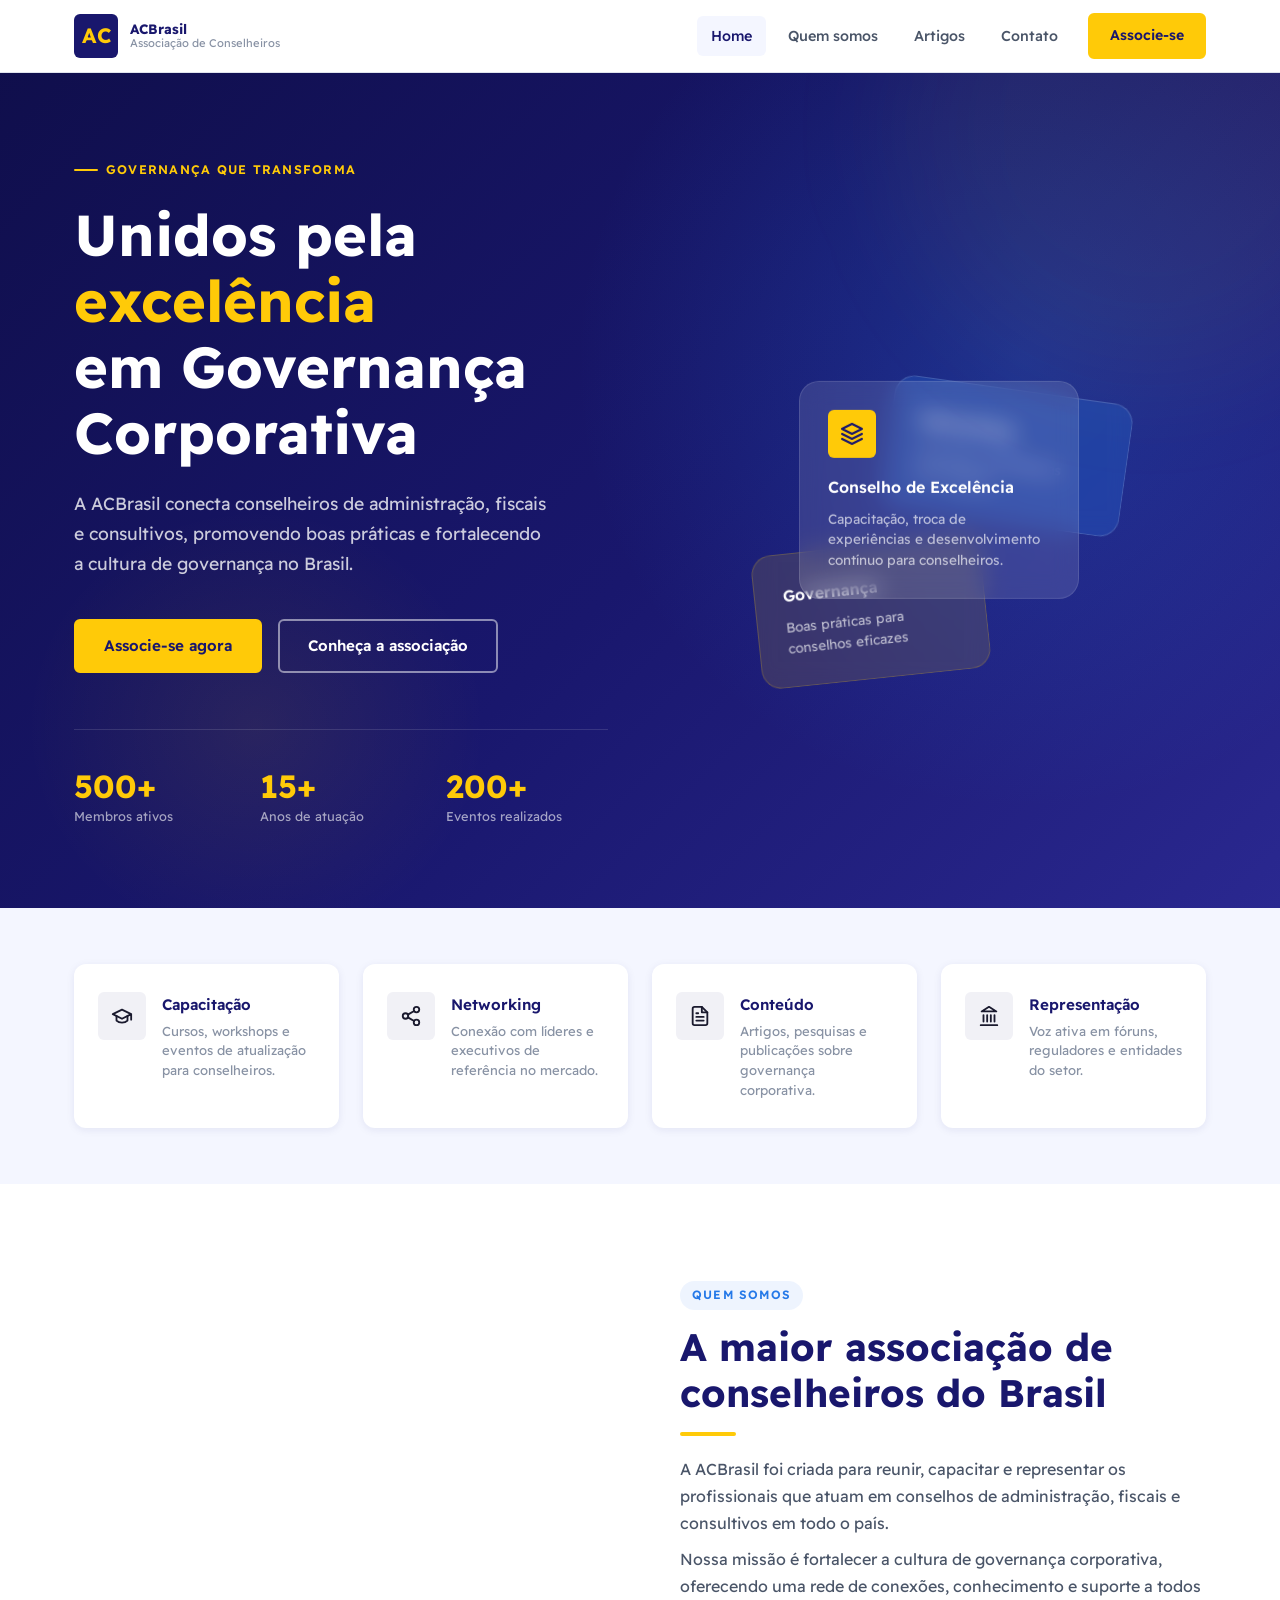
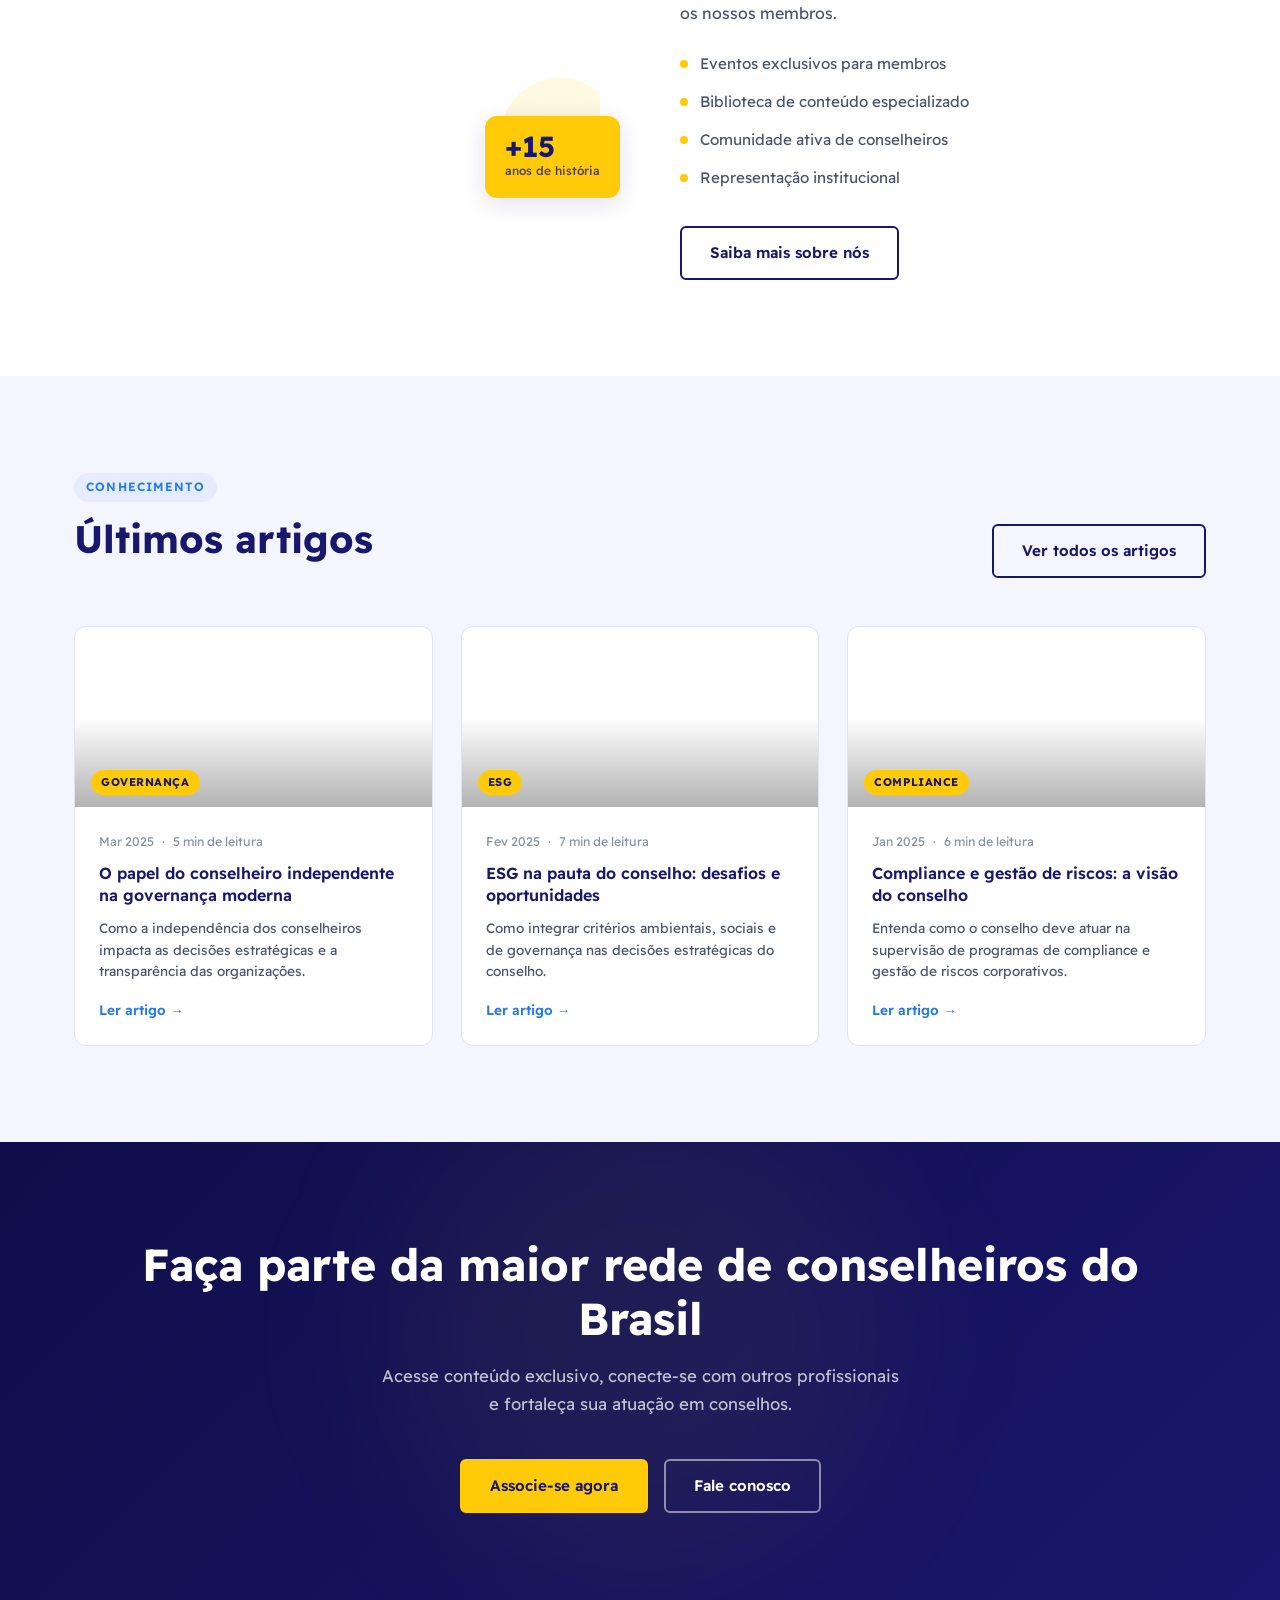
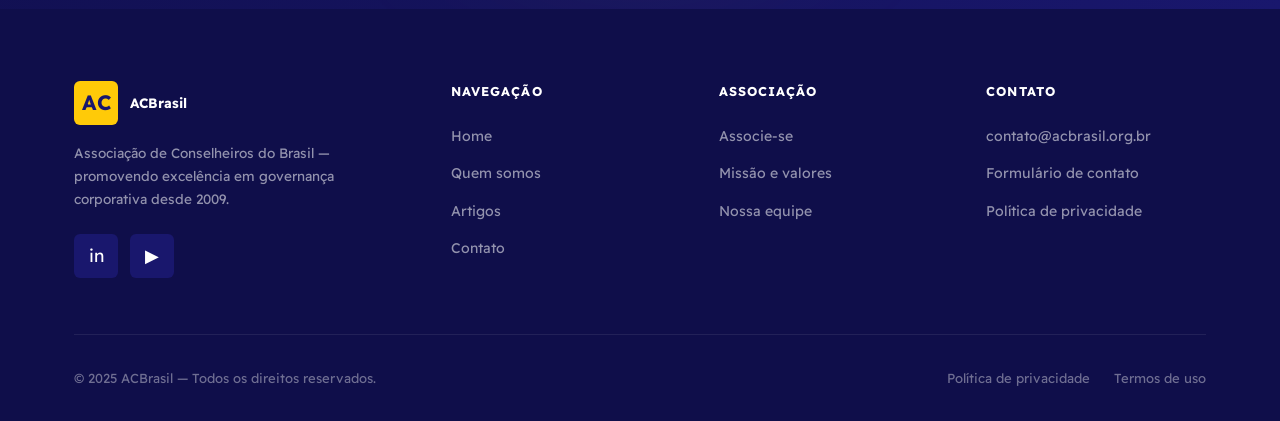
<file: index.html>
<!DOCTYPE html>
<html lang="pt-BR">
<head>
  <meta charset="UTF-8" />
  <meta name="viewport" content="width=device-width, initial-scale=1.0" />
  <title>ACBrasil — Associação de Conselheiros do Brasil</title>
  <meta name="description" content="A ACBrasil reúne conselheiros de administração, fiscais e consultivos para promover boas práticas de governança corporativa no Brasil." />
  <link rel="stylesheet" href="css/style.css" />
  <link rel="preconnect" href="https://fonts.googleapis.com" />
  <link rel="preconnect" href="https://fonts.gstatic.com" crossorigin />
</head>
<body>

  <!-- ========== NAVBAR ========== -->
  <header class="navbar" id="navbar">
    <div class="container navbar__inner">
      <a href="index.html" class="navbar__logo">
        <div class="navbar__logo-icon">AC</div>
        <div class="navbar__logo-text">
          <span class="navbar__logo-name">ACBrasil</span>
          <span class="navbar__logo-tagline">Associação de Conselheiros</span>
        </div>
      </a>

      <nav class="navbar__nav" id="navMenu">
        <a href="index.html" class="navbar__link active">Home</a>
        <a href="quem-somos.html" class="navbar__link">Quem somos</a>
        <a href="artigos.html" class="navbar__link">Artigos</a>
        <a href="contato.html" class="navbar__link">Contato</a>
        <a href="contato.html#associe-se" class="btn btn-primary navbar__cta">Associe-se</a>
      </nav>

      <button class="navbar__hamburger" id="hamburger" aria-label="Menu">
        <span></span><span></span><span></span>
      </button>
    </div>
  </header>

  <!-- ========== HERO ========== -->
  <section class="hero">
    <div class="container">
      <div class="hero__content">
        <p class="hero__label">Governança que transforma</p>
        <h1 class="hero__title">
          Unidos pela <span>excelência</span><br />
          em Governança<br />Corporativa
        </h1>
        <p class="hero__subtitle">
          A ACBrasil conecta conselheiros de administração, fiscais e consultivos,
          promovendo boas práticas e fortalecendo a cultura de governança no Brasil.
        </p>
        <div class="hero__actions">
          <a href="contato.html#associe-se" class="btn btn-primary">Associe-se agora</a>
          <a href="quem-somos.html" class="btn btn-secondary">Conheça a associação</a>
        </div>

        <div class="hero__stats">
          <div>
            <div class="hero__stat-value">500+</div>
            <div class="hero__stat-label">Membros ativos</div>
          </div>
          <div>
            <div class="hero__stat-value">15+</div>
            <div class="hero__stat-label">Anos de atuação</div>
          </div>
          <div>
            <div class="hero__stat-value">200+</div>
            <div class="hero__stat-label">Eventos realizados</div>
          </div>
        </div>
      </div>

      <div class="hero__visual">
        <div class="hero__card-stack">
          <div class="hero__card hero__card--back2">
            <div class="hero__card-title">Governança</div>
            <div class="hero__card-text">Boas práticas para conselhos eficazes</div>
          </div>
          <div class="hero__card hero__card--back1">
            <div class="hero__card-title">Networking</div>
            <div class="hero__card-text">Conexões estratégicas entre líderes</div>
          </div>
          <div class="hero__card hero__card--main">
            <div class="hero__card-icon">
              <svg width="24" height="24" viewBox="0 0 24 24" fill="none" stroke="#19176d" stroke-width="2" stroke-linecap="round" stroke-linejoin="round"><path d="M12 2L2 7l10 5 10-5-10-5z"/><path d="M2 17l10 5 10-5"/><path d="M2 12l10 5 10-5"/></svg>
            </div>
            <div class="hero__card-title">Conselho de Excelência</div>
            <div class="hero__card-text">
              Capacitação, troca de experiências e desenvolvimento contínuo para conselheiros.
            </div>
          </div>
        </div>
      </div>
    </div>
  </section>

  <!-- ========== HIGHLIGHTS ========== -->
  <section class="highlights">
    <div class="container">
      <div class="highlights__grid">
        <div class="highlight-card">
          <div class="highlight-card__icon"><svg width="22" height="22" viewBox="0 0 24 24" fill="none" stroke="currentColor" stroke-width="2" stroke-linecap="round" stroke-linejoin="round"><path d="M22 10v6M2 10l10-5 10 5-10 5z"/><path d="M6 12v5c3 3 9 3 12 0v-5"/></svg></div>
          <div>
            <div class="highlight-card__title">Capacitação</div>
            <div class="highlight-card__text">Cursos, workshops e eventos de atualização para conselheiros.</div>
          </div>
        </div>
        <div class="highlight-card">
          <div class="highlight-card__icon"><svg width="22" height="22" viewBox="0 0 24 24" fill="none" stroke="currentColor" stroke-width="2" stroke-linecap="round" stroke-linejoin="round"><circle cx="18" cy="5" r="3"/><circle cx="6" cy="12" r="3"/><circle cx="18" cy="19" r="3"/><line x1="8.59" y1="13.51" x2="15.42" y2="17.49"/><line x1="15.41" y1="6.51" x2="8.59" y2="10.49"/></svg></div>
          <div>
            <div class="highlight-card__title">Networking</div>
            <div class="highlight-card__text">Conexão com líderes e executivos de referência no mercado.</div>
          </div>
        </div>
        <div class="highlight-card">
          <div class="highlight-card__icon"><svg width="22" height="22" viewBox="0 0 24 24" fill="none" stroke="currentColor" stroke-width="2" stroke-linecap="round" stroke-linejoin="round"><path d="M14 2H6a2 2 0 0 0-2 2v16a2 2 0 0 0 2 2h12a2 2 0 0 0 2-2V8z"/><polyline points="14 2 14 8 20 8"/><line x1="16" y1="13" x2="8" y2="13"/><line x1="16" y1="17" x2="8" y2="17"/><polyline points="10 9 9 9 8 9"/></svg></div>
          <div>
            <div class="highlight-card__title">Conteúdo</div>
            <div class="highlight-card__text">Artigos, pesquisas e publicações sobre governança corporativa.</div>
          </div>
        </div>
        <div class="highlight-card">
          <div class="highlight-card__icon"><svg width="22" height="22" viewBox="0 0 24 24" fill="none" stroke="currentColor" stroke-width="2" stroke-linecap="round" stroke-linejoin="round"><line x1="3" y1="22" x2="21" y2="22"/><line x1="6" y1="18" x2="6" y2="11"/><line x1="10" y1="18" x2="10" y2="11"/><line x1="14" y1="18" x2="14" y2="11"/><line x1="18" y1="18" x2="18" y2="11"/><polygon points="12 2 20 7 4 7"/></svg></div>
          <div>
            <div class="highlight-card__title">Representação</div>
            <div class="highlight-card__text">Voz ativa em fóruns, reguladores e entidades do setor.</div>
          </div>
        </div>
      </div>
    </div>
  </section>

  <!-- ========== ABOUT ========== -->
  <section class="section" style="background: var(--white);">
    <div class="container">
      <div class="about-grid">
        <div class="about__visual">
          <div class="about__image-bg" style="background-image: url('https://images.unsplash.com/photo-1560439514-4e9645039924?w=800&q=80');"></div>
          <div class="about__badge">
            <div class="about__badge-value">+15</div>
            <div class="about__badge-label">anos de história</div>
          </div>
        </div>

        <div class="about__content">
          <span class="section-label">Quem somos</span>
          <h2 class="section-title">A maior associação de conselheiros do Brasil</h2>
          <div class="divider-accent"></div>
          <p style="color: var(--gray-700); margin-bottom: 8px;">
            A ACBrasil foi criada para reunir, capacitar e representar os profissionais
            que atuam em conselhos de administração, fiscais e consultivos em todo o país.
          </p>
          <p style="color: var(--gray-700);">
            Nossa missão é fortalecer a cultura de governança corporativa,
            oferecendo uma rede de conexões, conhecimento e suporte a todos os nossos membros.
          </p>

          <ul class="about__list">
            <li class="about__list-item">Eventos exclusivos para membros</li>
            <li class="about__list-item">Biblioteca de conteúdo especializado</li>
            <li class="about__list-item">Comunidade ativa de conselheiros</li>
            <li class="about__list-item">Representação institucional</li>
          </ul>

          <a href="quem-somos.html" class="btn btn-outline">Saiba mais sobre nós</a>
        </div>
      </div>
    </div>
  </section>

  <!-- ========== ARTIGOS ========== -->
  <section class="section" style="background: var(--offwhite);">
    <div class="container">
      <div style="display: flex; justify-content: space-between; align-items: flex-end; margin-bottom: 48px; flex-wrap: wrap; gap: 16px;">
        <div>
          <span class="section-label">Conhecimento</span>
          <h2 class="section-title">Últimos artigos</h2>
        </div>
        <a href="artigos.html" class="btn btn-outline">Ver todos os artigos</a>
      </div>

      <div class="articles-grid">
        <article class="article-card">
          <div class="article-card__thumb" style="background-image: url('https://acbrasil.org.br/cms/wp-content/uploads/2026/03/O-Mar-de-Ignorancias-e-o-Processo-Decisorio-nas-EmpresasJPG-696x348.jpg');">
            <span class="article-card__category">Governança</span>
          </div>
          <div class="article-card__body">
            <div class="article-card__meta">
              <span>Mar 2025</span>
              <span>5 min de leitura</span>
            </div>
            <h3 class="article-card__title">O papel do conselheiro independente na governança moderna</h3>
            <p class="article-card__excerpt">Como a independência dos conselheiros impacta as decisões estratégicas e a transparência das organizações.</p>
            <a href="artigos.html" class="article-card__link">Ler artigo →</a>
          </div>
        </article>

        <article class="article-card">
          <div class="article-card__thumb" style="background-image: url('https://acbrasil.org.br/cms/wp-content/uploads/2025/12/Businesses-and-the-silent-risk-of-economic-deactivation-696x464.jpg');">
            <span class="article-card__category">ESG</span>
          </div>
          <div class="article-card__body">
            <div class="article-card__meta">
              <span>Fev 2025</span>
              <span>7 min de leitura</span>
            </div>
            <h3 class="article-card__title">ESG na pauta do conselho: desafios e oportunidades</h3>
            <p class="article-card__excerpt">Como integrar critérios ambientais, sociais e de governança nas decisões estratégicas do conselho.</p>
            <a href="artigos.html" class="article-card__link">Ler artigo →</a>
          </div>
        </article>

        <article class="article-card">
          <div class="article-card__thumb" style="background-image: url('https://acbrasil.org.br/cms/wp-content/uploads/2025/08/Seguranca-Cibernetica-para-PMEs-696x347.jpg');">
            <span class="article-card__category">Compliance</span>
          </div>
          <div class="article-card__body">
            <div class="article-card__meta">
              <span>Jan 2025</span>
              <span>6 min de leitura</span>
            </div>
            <h3 class="article-card__title">Compliance e gestão de riscos: a visão do conselho</h3>
            <p class="article-card__excerpt">Entenda como o conselho deve atuar na supervisão de programas de compliance e gestão de riscos corporativos.</p>
            <a href="artigos.html" class="article-card__link">Ler artigo →</a>
          </div>
        </article>
      </div>
    </div>
  </section>

  <!-- ========== CTA ========== -->
  <section class="cta-banner">
    <div class="container">
      <h2 class="cta-banner__title">Faça parte da maior rede de conselheiros do Brasil</h2>
      <p class="cta-banner__text">
        Acesse conteúdo exclusivo, conecte-se com outros profissionais e fortaleça sua atuação em conselhos.
      </p>
      <div class="cta-banner__actions">
        <a href="contato.html#associe-se" class="btn btn-primary">Associe-se agora</a>
        <a href="contato.html" class="btn btn-secondary">Fale conosco</a>
      </div>
    </div>
  </section>

  <!-- ========== FOOTER ========== -->
  <footer class="footer">
    <div class="container">
      <div class="footer__grid">
        <div>
          <a href="index.html" class="footer__logo">
            <div class="footer__logo-icon">AC</div>
            <span class="footer__logo-text">ACBrasil</span>
          </a>
          <p class="footer__about">
            Associação de Conselheiros do Brasil — promovendo excelência em governança corporativa desde 2009.
          </p>
          <div class="social-links">
            <a href="https://linkedin.com/company/associacao-de-conselheiros-do-brasil/" target="_blank" class="social-link" title="LinkedIn">in</a>
            <a href="https://youtube.com/channel/UCvuIeHfW0w8VUCJGOYhfM3g" target="_blank" class="social-link" title="YouTube">▶</a>
          </div>
        </div>

        <div>
          <div class="footer__col-title">Navegação</div>
          <ul class="footer__links">
            <li><a href="index.html">Home</a></li>
            <li><a href="quem-somos.html">Quem somos</a></li>
            <li><a href="artigos.html">Artigos</a></li>
            <li><a href="contato.html">Contato</a></li>
          </ul>
        </div>

        <div>
          <div class="footer__col-title">Associação</div>
          <ul class="footer__links">
            <li><a href="contato.html#associe-se">Associe-se</a></li>
            <li><a href="quem-somos.html#missao">Missão e valores</a></li>
            <li><a href="quem-somos.html#equipe">Nossa equipe</a></li>
          </ul>
        </div>

        <div>
          <div class="footer__col-title">Contato</div>
          <ul class="footer__links">
            <li><a href="mailto:contato@acbrasil.org.br">contato@acbrasil.org.br</a></li>
            <li><a href="contato.html">Formulário de contato</a></li>
            <li><a href="#">Política de privacidade</a></li>
          </ul>
        </div>
      </div>

      <div class="footer__bottom">
        <span>© 2025 ACBrasil — Todos os direitos reservados.</span>
        <div class="footer__bottom-links">
          <a href="#">Política de privacidade</a>
          <a href="#">Termos de uso</a>
        </div>
      </div>
    </div>
  </footer>

  <script src="js/main.js"></script>
</body>
</html>
</file>
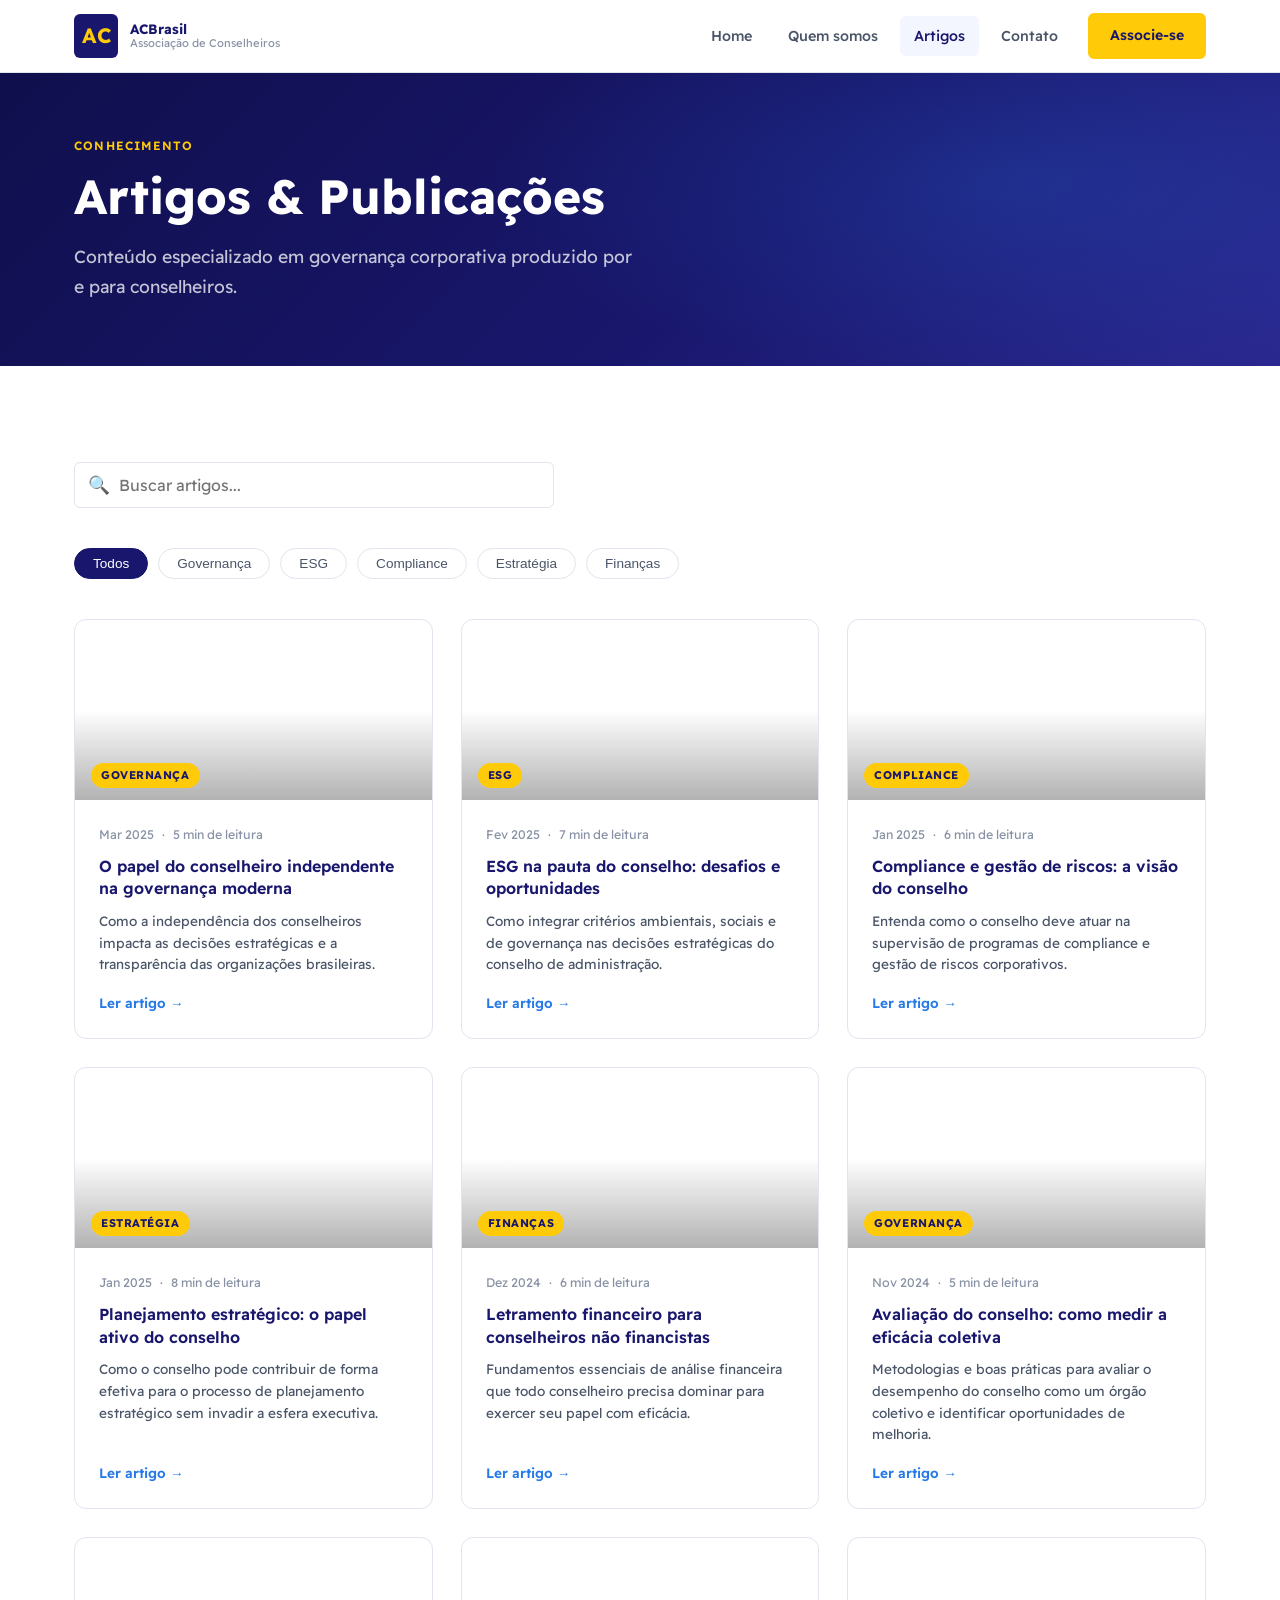
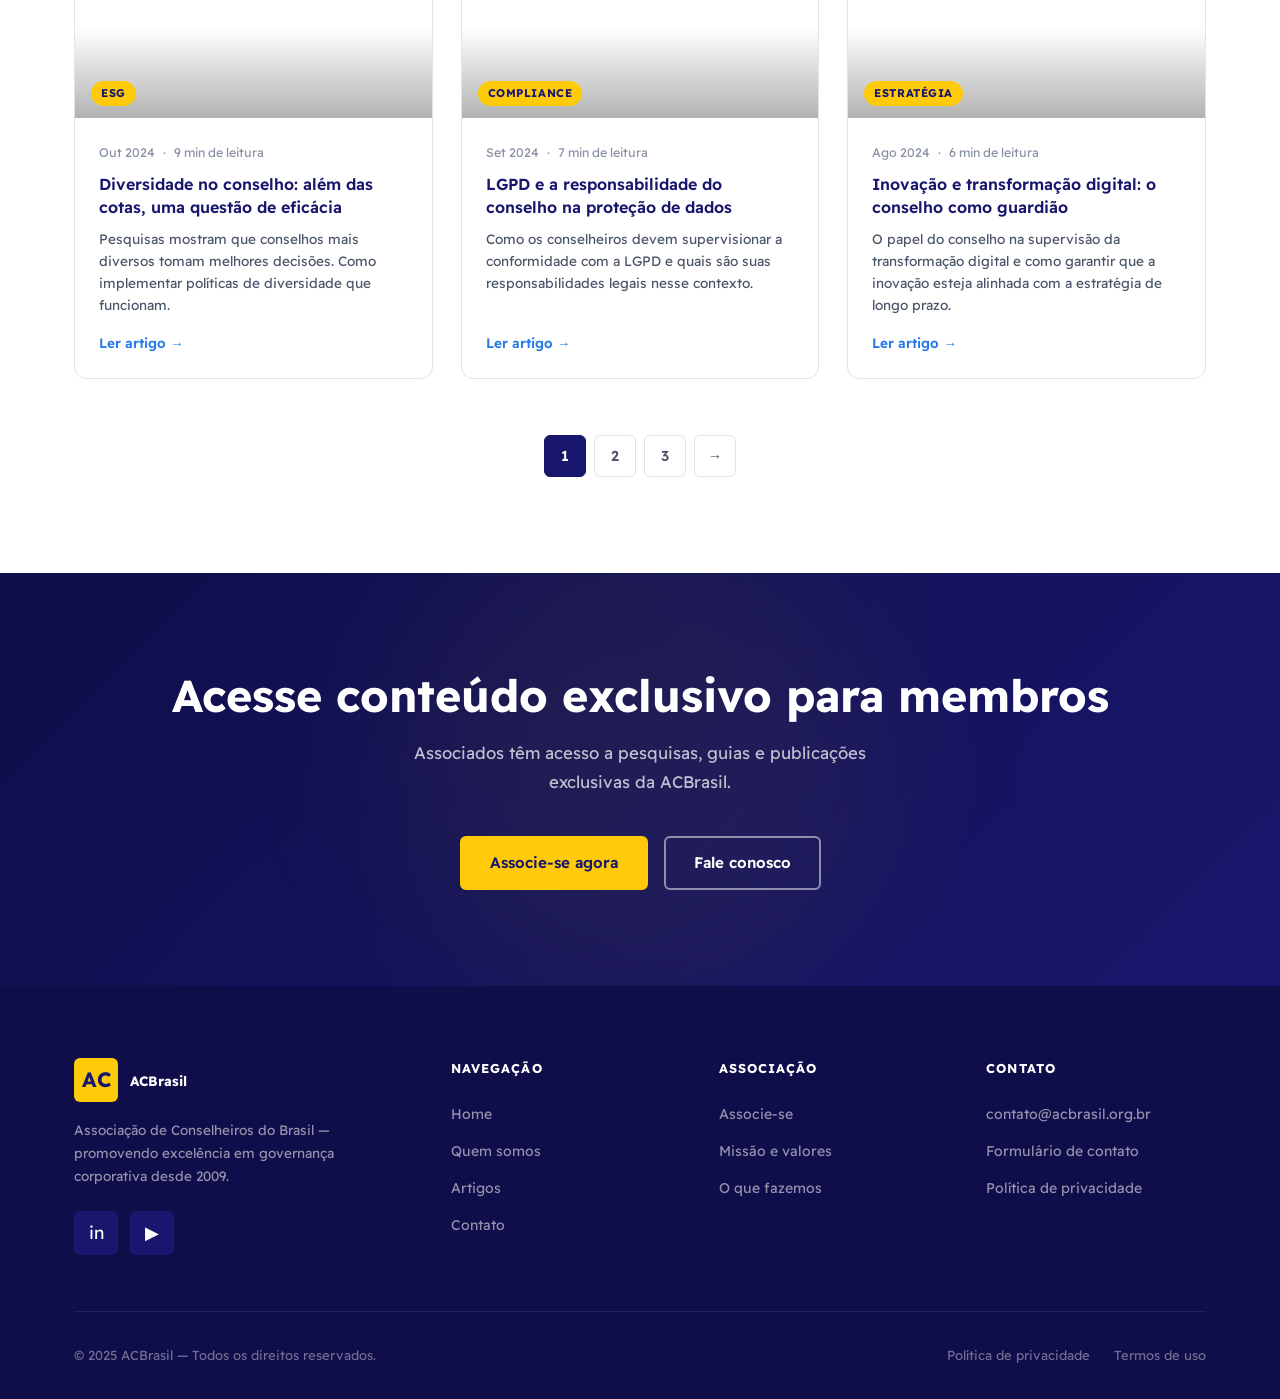
<file: artigos.html>
<!DOCTYPE html>
<html lang="pt-BR">
<head>
  <meta charset="UTF-8" />
  <meta name="viewport" content="width=device-width, initial-scale=1.0" />
  <title>Artigos — ACBrasil</title>
  <meta name="description" content="Artigos, pesquisas e publicações sobre governança corporativa para conselheiros." />
  <link rel="stylesheet" href="css/style.css" />
  <link rel="preconnect" href="https://fonts.googleapis.com" />
  <link rel="preconnect" href="https://fonts.gstatic.com" crossorigin />
</head>
<body>

  <!-- ========== NAVBAR ========== -->
  <header class="navbar" id="navbar">
    <div class="container navbar__inner">
      <a href="index.html" class="navbar__logo">
        <div class="navbar__logo-icon">AC</div>
        <div class="navbar__logo-text">
          <span class="navbar__logo-name">ACBrasil</span>
          <span class="navbar__logo-tagline">Associação de Conselheiros</span>
        </div>
      </a>
      <nav class="navbar__nav" id="navMenu">
        <a href="index.html" class="navbar__link">Home</a>
        <a href="quem-somos.html" class="navbar__link">Quem somos</a>
        <a href="artigos.html" class="navbar__link active">Artigos</a>
        <a href="contato.html" class="navbar__link">Contato</a>
        <a href="contato.html#associe-se" class="btn btn-primary navbar__cta">Associe-se</a>
      </nav>
      <button class="navbar__hamburger" id="hamburger" aria-label="Menu">
        <span></span><span></span><span></span>
      </button>
    </div>
  </header>

  <!-- ========== PAGE HERO ========== -->
  <section class="page-hero">
    <div class="container">
      <p class="page-hero__label">Conhecimento</p>
      <h1 class="page-hero__title">Artigos & Publicações</h1>
      <p class="page-hero__subtitle">
        Conteúdo especializado em governança corporativa produzido por e para conselheiros.
      </p>
    </div>
  </section>

  <!-- ========== ARTIGOS ========== -->
  <section class="section">
    <div class="container">

      <!-- Busca -->
      <div style="margin-bottom: 40px; max-width: 480px;">
        <div style="position: relative;">
          <input
            type="text"
            id="searchInput"
            class="form-control"
            placeholder="Buscar artigos..."
            style="padding-left: 44px; font-size: 1rem;"
          />
          <span style="position: absolute; left: 14px; top: 50%; transform: translateY(-50%); font-size: 1.1rem; color: var(--gray-500);">🔍</span>
        </div>
      </div>

      <!-- Filtros -->
      <div class="categories-filter">
        <button class="cat-btn active" data-cat="todos">Todos</button>
        <button class="cat-btn" data-cat="governanca">Governança</button>
        <button class="cat-btn" data-cat="esg">ESG</button>
        <button class="cat-btn" data-cat="compliance">Compliance</button>
        <button class="cat-btn" data-cat="estrategia">Estratégia</button>
        <button class="cat-btn" data-cat="financas">Finanças</button>
      </div>

      <!-- Grid de artigos -->
      <div class="articles-grid" id="articlesGrid">

        <article class="article-card" data-cat="governanca">
          <div class="article-card__thumb" style="background-image: url('https://acbrasil.org.br/cms/wp-content/uploads/2026/03/O-Mar-de-Ignorancias-e-o-Processo-Decisorio-nas-EmpresasJPG-696x348.jpg');">
            <span class="article-card__category">Governança</span>
          </div>
          <div class="article-card__body">
            <div class="article-card__meta">
              <span>Mar 2025</span>
              <span>5 min de leitura</span>
            </div>
            <h3 class="article-card__title">O papel do conselheiro independente na governança moderna</h3>
            <p class="article-card__excerpt">Como a independência dos conselheiros impacta as decisões estratégicas e a transparência das organizações brasileiras.</p>
            <a href="#" class="article-card__link">Ler artigo →</a>
          </div>
        </article>

        <article class="article-card" data-cat="esg">
          <div class="article-card__thumb" style="background-image: url('https://acbrasil.org.br/cms/wp-content/uploads/2025/12/Businesses-and-the-silent-risk-of-economic-deactivation-696x464.jpg');">
            <span class="article-card__category">ESG</span>
          </div>
          <div class="article-card__body">
            <div class="article-card__meta">
              <span>Fev 2025</span>
              <span>7 min de leitura</span>
            </div>
            <h3 class="article-card__title">ESG na pauta do conselho: desafios e oportunidades</h3>
            <p class="article-card__excerpt">Como integrar critérios ambientais, sociais e de governança nas decisões estratégicas do conselho de administração.</p>
            <a href="#" class="article-card__link">Ler artigo →</a>
          </div>
        </article>

        <article class="article-card" data-cat="compliance">
          <div class="article-card__thumb" style="background-image: url('https://acbrasil.org.br/cms/wp-content/uploads/2025/08/Seguranca-Cibernetica-para-PMEs-696x347.jpg');">
            <span class="article-card__category">Compliance</span>
          </div>
          <div class="article-card__body">
            <div class="article-card__meta">
              <span>Jan 2025</span>
              <span>6 min de leitura</span>
            </div>
            <h3 class="article-card__title">Compliance e gestão de riscos: a visão do conselho</h3>
            <p class="article-card__excerpt">Entenda como o conselho deve atuar na supervisão de programas de compliance e gestão de riscos corporativos.</p>
            <a href="#" class="article-card__link">Ler artigo →</a>
          </div>
        </article>

        <article class="article-card" data-cat="estrategia">
          <div class="article-card__thumb" style="background-image: url('https://acbrasil.org.br/cms/wp-content/uploads/2025/08/o-papel-do-mentor-em-empresas-familiares-em-processos-de-sucessao-1-696x364.jpg');">
            <span class="article-card__category">Estratégia</span>
          </div>
          <div class="article-card__body">
            <div class="article-card__meta">
              <span>Jan 2025</span>
              <span>8 min de leitura</span>
            </div>
            <h3 class="article-card__title">Planejamento estratégico: o papel ativo do conselho</h3>
            <p class="article-card__excerpt">Como o conselho pode contribuir de forma efetiva para o processo de planejamento estratégico sem invadir a esfera executiva.</p>
            <a href="#" class="article-card__link">Ler artigo →</a>
          </div>
        </article>

        <article class="article-card" data-cat="financas">
          <div class="article-card__thumb" style="background-image: url('https://acbrasil.org.br/cms/wp-content/uploads/2025/08/Family-Love-Letter-1-696x364.jpg');">
            <span class="article-card__category">Finanças</span>
          </div>
          <div class="article-card__body">
            <div class="article-card__meta">
              <span>Dez 2024</span>
              <span>6 min de leitura</span>
            </div>
            <h3 class="article-card__title">Letramento financeiro para conselheiros não financistas</h3>
            <p class="article-card__excerpt">Fundamentos essenciais de análise financeira que todo conselheiro precisa dominar para exercer seu papel com eficácia.</p>
            <a href="#" class="article-card__link">Ler artigo →</a>
          </div>
        </article>

        <article class="article-card" data-cat="governanca">
          <div class="article-card__thumb" style="background-image: url('https://picsum.photos/seed/boardroom/800/450');">
            <span class="article-card__category">Governança</span>
          </div>
          <div class="article-card__body">
            <div class="article-card__meta">
              <span>Nov 2024</span>
              <span>5 min de leitura</span>
            </div>
            <h3 class="article-card__title">Avaliação do conselho: como medir a eficácia coletiva</h3>
            <p class="article-card__excerpt">Metodologias e boas práticas para avaliar o desempenho do conselho como um órgão coletivo e identificar oportunidades de melhoria.</p>
            <a href="#" class="article-card__link">Ler artigo →</a>
          </div>
        </article>

        <article class="article-card" data-cat="esg">
          <div class="article-card__thumb" style="background-image: url('https://picsum.photos/seed/diversity/800/450');">
            <span class="article-card__category">ESG</span>
          </div>
          <div class="article-card__body">
            <div class="article-card__meta">
              <span>Out 2024</span>
              <span>9 min de leitura</span>
            </div>
            <h3 class="article-card__title">Diversidade no conselho: além das cotas, uma questão de eficácia</h3>
            <p class="article-card__excerpt">Pesquisas mostram que conselhos mais diversos tomam melhores decisões. Como implementar políticas de diversidade que funcionam.</p>
            <a href="#" class="article-card__link">Ler artigo →</a>
          </div>
        </article>

        <article class="article-card" data-cat="compliance">
          <div class="article-card__thumb" style="background-image: url('https://picsum.photos/seed/lgpd/800/450');">
            <span class="article-card__category">Compliance</span>
          </div>
          <div class="article-card__body">
            <div class="article-card__meta">
              <span>Set 2024</span>
              <span>7 min de leitura</span>
            </div>
            <h3 class="article-card__title">LGPD e a responsabilidade do conselho na proteção de dados</h3>
            <p class="article-card__excerpt">Como os conselheiros devem supervisionar a conformidade com a LGPD e quais são suas responsabilidades legais nesse contexto.</p>
            <a href="#" class="article-card__link">Ler artigo →</a>
          </div>
        </article>

        <article class="article-card" data-cat="estrategia">
          <div class="article-card__thumb" style="background-image: url('https://picsum.photos/seed/innovation/800/450');">
            <span class="article-card__category">Estratégia</span>
          </div>
          <div class="article-card__body">
            <div class="article-card__meta">
              <span>Ago 2024</span>
              <span>6 min de leitura</span>
            </div>
            <h3 class="article-card__title">Inovação e transformação digital: o conselho como guardião</h3>
            <p class="article-card__excerpt">O papel do conselho na supervisão da transformação digital e como garantir que a inovação esteja alinhada com a estratégia de longo prazo.</p>
            <a href="#" class="article-card__link">Ler artigo →</a>
          </div>
        </article>

      </div>

      <!-- Paginação -->
      <div class="pagination">
        <button class="page-btn active">1</button>
        <button class="page-btn">2</button>
        <button class="page-btn">3</button>
        <button class="page-btn">→</button>
      </div>

    </div>
  </section>

  <!-- ========== CTA ========== -->
  <section class="cta-banner">
    <div class="container">
      <h2 class="cta-banner__title">Acesse conteúdo exclusivo para membros</h2>
      <p class="cta-banner__text">
        Associados têm acesso a pesquisas, guias e publicações exclusivas da ACBrasil.
      </p>
      <div class="cta-banner__actions">
        <a href="contato.html#associe-se" class="btn btn-primary">Associe-se agora</a>
        <a href="contato.html" class="btn btn-secondary">Fale conosco</a>
      </div>
    </div>
  </section>

  <!-- ========== FOOTER ========== -->
  <footer class="footer">
    <div class="container">
      <div class="footer__grid">
        <div>
          <a href="index.html" class="footer__logo">
            <div class="footer__logo-icon">AC</div>
            <span class="footer__logo-text">ACBrasil</span>
          </a>
          <p class="footer__about">Associação de Conselheiros do Brasil — promovendo excelência em governança corporativa desde 2009.</p>
          <div class="social-links">
            <a href="https://linkedin.com/company/associacao-de-conselheiros-do-brasil/" target="_blank" class="social-link" title="LinkedIn">in</a>
            <a href="https://youtube.com/channel/UCvuIeHfW0w8VUCJGOYhfM3g" target="_blank" class="social-link" title="YouTube">▶</a>
          </div>
        </div>
        <div>
          <div class="footer__col-title">Navegação</div>
          <ul class="footer__links">
            <li><a href="index.html">Home</a></li>
            <li><a href="quem-somos.html">Quem somos</a></li>
            <li><a href="artigos.html">Artigos</a></li>
            <li><a href="contato.html">Contato</a></li>
          </ul>
        </div>
        <div>
          <div class="footer__col-title">Associação</div>
          <ul class="footer__links">
            <li><a href="contato.html#associe-se">Associe-se</a></li>
            <li><a href="quem-somos.html#missao">Missão e valores</a></li>
            <li><a href="quem-somos.html#equipe">O que fazemos</a></li>
          </ul>
        </div>
        <div>
          <div class="footer__col-title">Contato</div>
          <ul class="footer__links">
            <li><a href="mailto:contato@acbrasil.org.br">contato@acbrasil.org.br</a></li>
            <li><a href="contato.html">Formulário de contato</a></li>
            <li><a href="#">Política de privacidade</a></li>
          </ul>
        </div>
      </div>
      <div class="footer__bottom">
        <span>© 2025 ACBrasil — Todos os direitos reservados.</span>
        <div class="footer__bottom-links">
          <a href="#">Política de privacidade</a>
          <a href="#">Termos de uso</a>
        </div>
      </div>
    </div>
  </footer>

  <script src="js/main.js"></script>
</body>
</html>
</file>
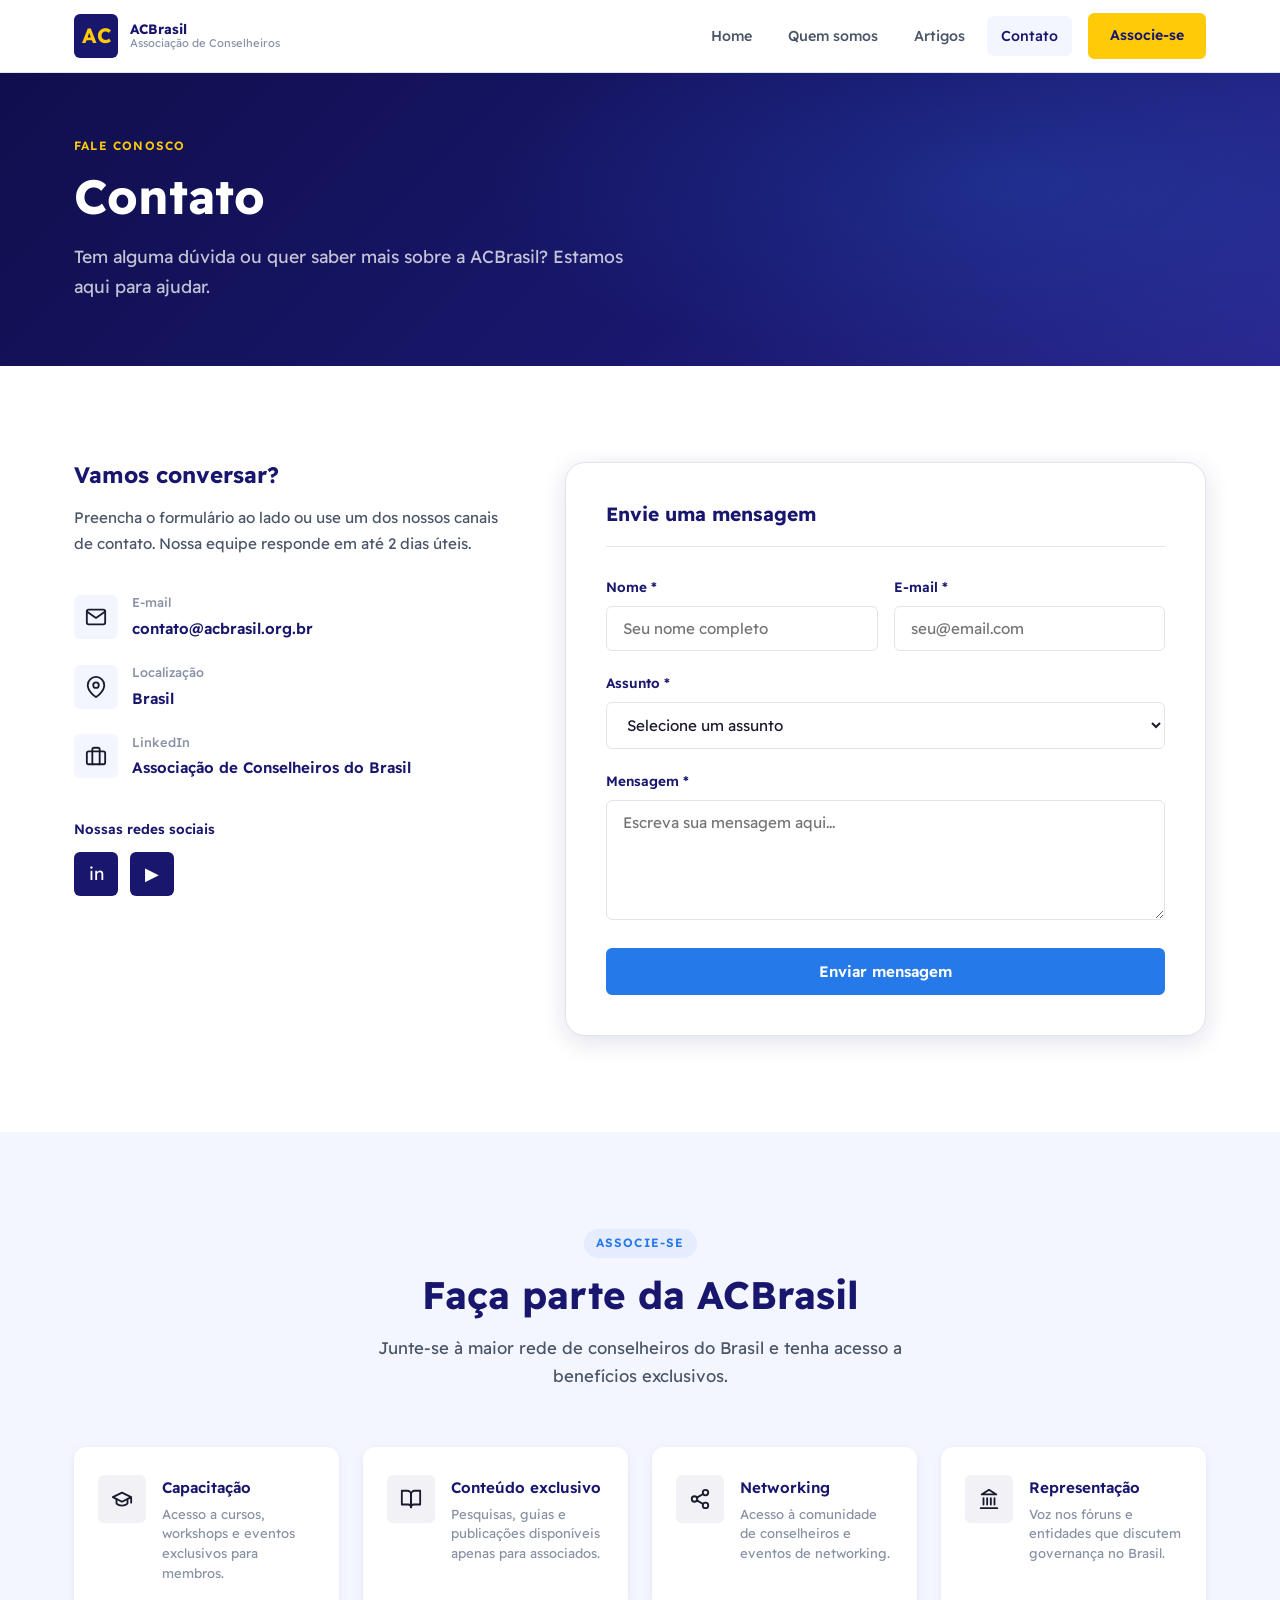
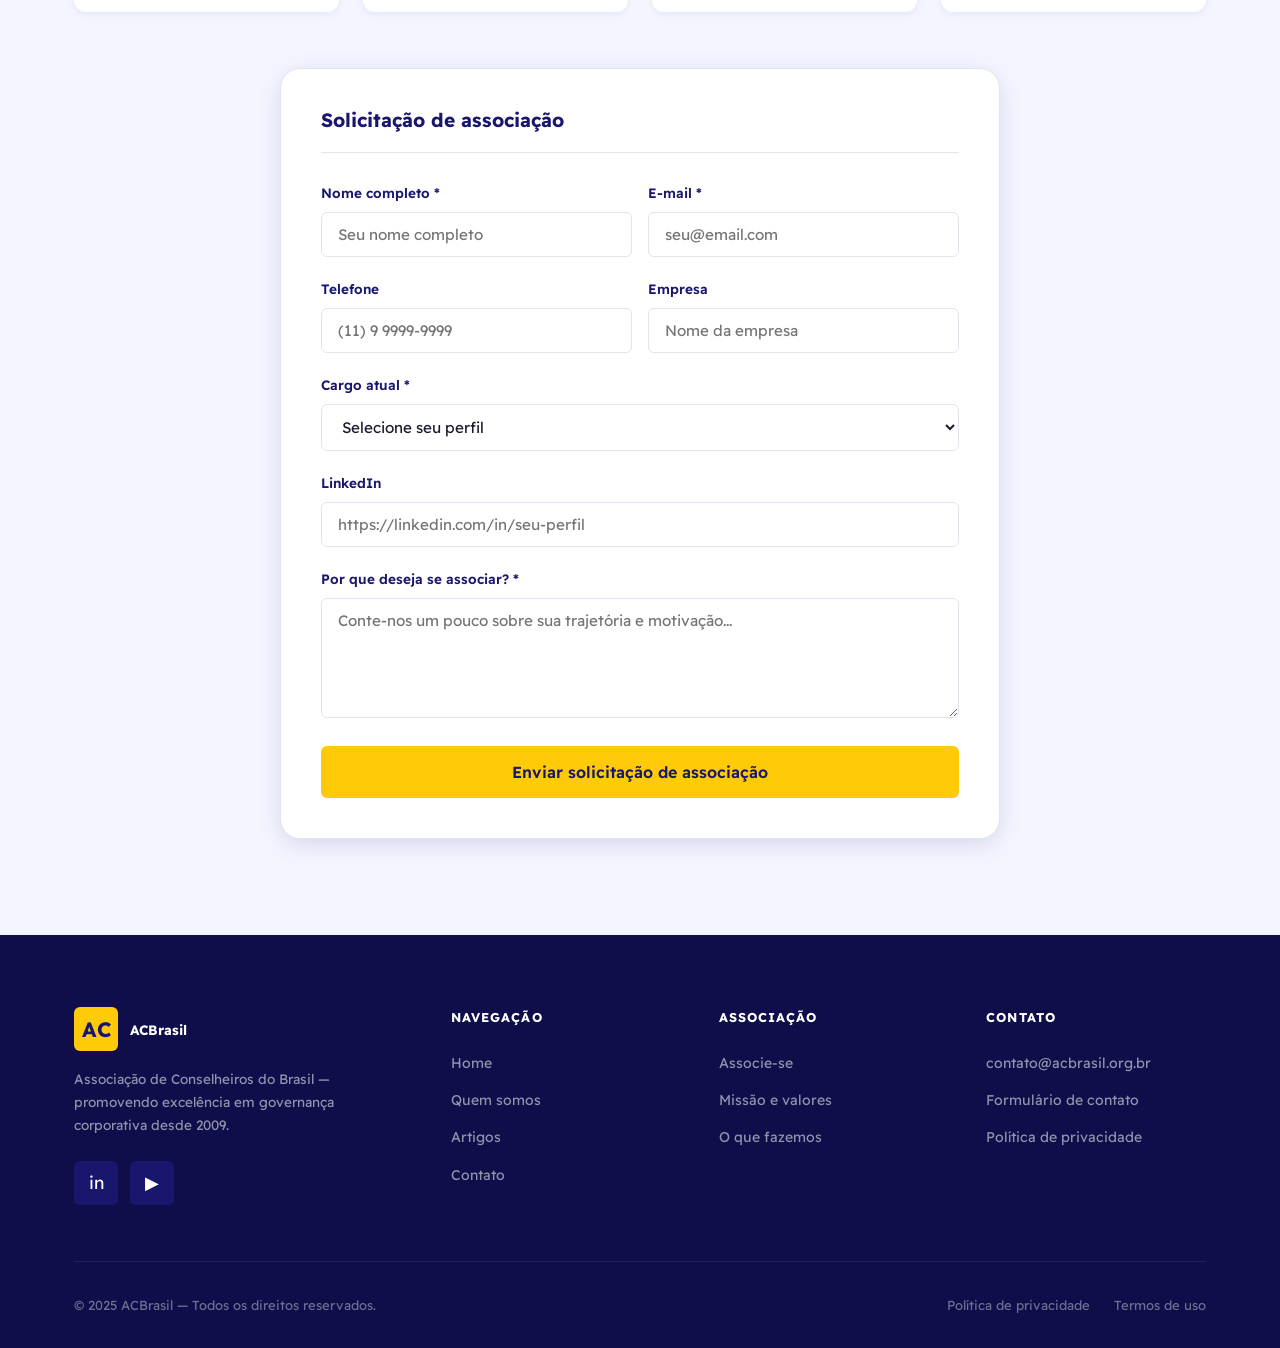
<file: contato.html>
<!DOCTYPE html>
<html lang="pt-BR">
<head>
  <meta charset="UTF-8" />
  <meta name="viewport" content="width=device-width, initial-scale=1.0" />
  <title>Contato — ACBrasil</title>
  <meta name="description" content="Entre em contato com a ACBrasil ou associe-se à maior rede de conselheiros do Brasil." />
  <link rel="stylesheet" href="css/style.css" />
  <link rel="preconnect" href="https://fonts.googleapis.com" />
  <link rel="preconnect" href="https://fonts.gstatic.com" crossorigin />
</head>
<body>

  <!-- ========== NAVBAR ========== -->
  <header class="navbar" id="navbar">
    <div class="container navbar__inner">
      <a href="index.html" class="navbar__logo">
        <div class="navbar__logo-icon">AC</div>
        <div class="navbar__logo-text">
          <span class="navbar__logo-name">ACBrasil</span>
          <span class="navbar__logo-tagline">Associação de Conselheiros</span>
        </div>
      </a>
      <nav class="navbar__nav" id="navMenu">
        <a href="index.html" class="navbar__link">Home</a>
        <a href="quem-somos.html" class="navbar__link">Quem somos</a>
        <a href="artigos.html" class="navbar__link">Artigos</a>
        <a href="contato.html" class="navbar__link active">Contato</a>
        <a href="#associe-se" class="btn btn-primary navbar__cta">Associe-se</a>
      </nav>
      <button class="navbar__hamburger" id="hamburger" aria-label="Menu">
        <span></span><span></span><span></span>
      </button>
    </div>
  </header>

  <!-- ========== PAGE HERO ========== -->
  <section class="page-hero">
    <div class="container">
      <p class="page-hero__label">Fale conosco</p>
      <h1 class="page-hero__title">Contato</h1>
      <p class="page-hero__subtitle">
        Tem alguma dúvida ou quer saber mais sobre a ACBrasil? Estamos aqui para ajudar.
      </p>
    </div>
  </section>

  <!-- ========== CONTATO ========== -->
  <section class="section">
    <div class="container">
      <div class="contact-grid">

        <!-- Info -->
        <div>
          <h2 class="contact-info__title">Vamos conversar?</h2>
          <p class="contact-info__text">
            Preencha o formulário ao lado ou use um dos nossos canais de contato.
            Nossa equipe responde em até 2 dias úteis.
          </p>

          <div class="contact-channels">
            <div class="contact-channel">
              <div class="contact-channel__icon"><svg width="22" height="22" viewBox="0 0 24 24" fill="none" stroke="currentColor" stroke-width="2" stroke-linecap="round" stroke-linejoin="round"><path d="M4 4h16c1.1 0 2 .9 2 2v12c0 1.1-.9 2-2 2H4c-1.1 0-2-.9-2-2V6c0-1.1.9-2 2-2z"/><polyline points="22,6 12,13 2,6"/></svg></div>
              <div>
                <div class="contact-channel__label">E-mail</div>
                <div class="contact-channel__value">contato@acbrasil.org.br</div>
              </div>
            </div>
            <div class="contact-channel">
              <div class="contact-channel__icon"><svg width="22" height="22" viewBox="0 0 24 24" fill="none" stroke="currentColor" stroke-width="2" stroke-linecap="round" stroke-linejoin="round"><path d="M21 10c0 7-9 13-9 13s-9-6-9-13a9 9 0 0 1 18 0z"/><circle cx="12" cy="10" r="3"/></svg></div>
              <div>
                <div class="contact-channel__label">Localização</div>
                <div class="contact-channel__value">Brasil</div>
              </div>
            </div>
            <div class="contact-channel">
              <div class="contact-channel__icon"><svg width="22" height="22" viewBox="0 0 24 24" fill="none" stroke="currentColor" stroke-width="2" stroke-linecap="round" stroke-linejoin="round"><rect x="2" y="7" width="20" height="14" rx="2" ry="2"/><path d="M16 21V5a2 2 0 0 0-2-2h-4a2 2 0 0 0-2 2v16"/></svg></div>
              <div>
                <div class="contact-channel__label">LinkedIn</div>
                <div class="contact-channel__value">Associação de Conselheiros do Brasil</div>
              </div>
            </div>
          </div>

          <div>
            <p style="font-size: .85rem; font-weight: 600; color: var(--navy); margin-bottom: 12px;">Nossas redes sociais</p>
            <div class="social-links">
              <a href="https://linkedin.com/company/associacao-de-conselheiros-do-brasil/" target="_blank" class="social-link" title="LinkedIn">in</a>
              <a href="https://youtube.com/channel/UCvuIeHfW0w8VUCJGOYhfM3g" target="_blank" class="social-link" title="YouTube">▶</a>
            </div>
          </div>
        </div>

        <!-- Formulário Contato -->
        <div class="form-card">
          <h3 class="form-card__title">Envie uma mensagem</h3>
          <form id="contactForm" novalidate>
            <div class="form-row">
              <div class="form-group">
                <label class="form-label" for="nome">Nome *</label>
                <input type="text" id="nome" name="nome" class="form-control" placeholder="Seu nome completo" required />
              </div>
              <div class="form-group">
                <label class="form-label" for="email">E-mail *</label>
                <input type="email" id="email" name="email" class="form-control" placeholder="seu@email.com" required />
              </div>
            </div>

            <div class="form-group">
              <label class="form-label" for="assunto">Assunto *</label>
              <select id="assunto" name="assunto" class="form-control" required>
                <option value="">Selecione um assunto</option>
                <option value="informacoes">Informações sobre a associação</option>
                <option value="associacao">Quero me associar</option>
                <option value="eventos">Eventos e capacitação</option>
                <option value="parceria">Parceria institucional</option>
                <option value="imprensa">Imprensa</option>
                <option value="outro">Outro</option>
              </select>
            </div>

            <div class="form-group">
              <label class="form-label" for="mensagem">Mensagem *</label>
              <textarea id="mensagem" name="mensagem" class="form-control" placeholder="Escreva sua mensagem aqui..." required></textarea>
            </div>

            <button type="submit" class="btn btn-blue" style="width: 100%; justify-content: center;">
              Enviar mensagem
            </button>

            <div id="formSuccess" style="display: none; margin-top: 16px; padding: 14px 16px; background: #ecfdf5; border: 1px solid #6ee7b7; border-radius: var(--radius-sm); color: #065f46; font-size: .9rem;">
              ✅ Mensagem enviada com sucesso! Retornaremos em breve.
            </div>
          </form>
        </div>

      </div>
    </div>
  </section>

  <!-- ========== ASSOCIE-SE ========== -->
  <section class="section" id="associe-se" style="background: var(--offwhite);">
    <div class="container">
      <div style="text-align: center; max-width: 640px; margin: 0 auto 56px;">
        <span class="section-label">Associe-se</span>
        <h2 class="section-title">Faça parte da ACBrasil</h2>
        <p class="section-subtitle" style="margin-inline: auto;">
          Junte-se à maior rede de conselheiros do Brasil e tenha acesso a benefícios exclusivos.
        </p>
      </div>

      <!-- Benefícios -->
      <div class="highlights__grid" style="margin-bottom: 56px;">
        <div class="highlight-card">
          <div class="highlight-card__icon"><svg width="22" height="22" viewBox="0 0 24 24" fill="none" stroke="currentColor" stroke-width="2" stroke-linecap="round" stroke-linejoin="round"><path d="M22 10v6M2 10l10-5 10 5-10 5z"/><path d="M6 12v5c3 3 9 3 12 0v-5"/></svg></div>
          <div>
            <div class="highlight-card__title">Capacitação</div>
            <div class="highlight-card__text">Acesso a cursos, workshops e eventos exclusivos para membros.</div>
          </div>
        </div>
        <div class="highlight-card">
          <div class="highlight-card__icon"><svg width="22" height="22" viewBox="0 0 24 24" fill="none" stroke="currentColor" stroke-width="2" stroke-linecap="round" stroke-linejoin="round"><path d="M2 3h6a4 4 0 0 1 4 4v14a3 3 0 0 0-3-3H2z"/><path d="M22 3h-6a4 4 0 0 0-4 4v14a3 3 0 0 1 3-3h7z"/></svg></div>
          <div>
            <div class="highlight-card__title">Conteúdo exclusivo</div>
            <div class="highlight-card__text">Pesquisas, guias e publicações disponíveis apenas para associados.</div>
          </div>
        </div>
        <div class="highlight-card">
          <div class="highlight-card__icon"><svg width="22" height="22" viewBox="0 0 24 24" fill="none" stroke="currentColor" stroke-width="2" stroke-linecap="round" stroke-linejoin="round"><circle cx="18" cy="5" r="3"/><circle cx="6" cy="12" r="3"/><circle cx="18" cy="19" r="3"/><line x1="8.59" y1="13.51" x2="15.42" y2="17.49"/><line x1="15.41" y1="6.51" x2="8.59" y2="10.49"/></svg></div>
          <div>
            <div class="highlight-card__title">Networking</div>
            <div class="highlight-card__text">Acesso à comunidade de conselheiros e eventos de networking.</div>
          </div>
        </div>
        <div class="highlight-card">
          <div class="highlight-card__icon"><svg width="22" height="22" viewBox="0 0 24 24" fill="none" stroke="currentColor" stroke-width="2" stroke-linecap="round" stroke-linejoin="round"><line x1="3" y1="22" x2="21" y2="22"/><line x1="6" y1="18" x2="6" y2="11"/><line x1="10" y1="18" x2="10" y2="11"/><line x1="14" y1="18" x2="14" y2="11"/><line x1="18" y1="18" x2="18" y2="11"/><polygon points="12 2 20 7 4 7"/></svg></div>
          <div>
            <div class="highlight-card__title">Representação</div>
            <div class="highlight-card__text">Voz nos fóruns e entidades que discutem governança no Brasil.</div>
          </div>
        </div>
      </div>

      <!-- Formulário Associação -->
      <div style="max-width: 720px; margin: 0 auto;">
        <div class="form-card">
          <h3 class="form-card__title">Solicitação de associação</h3>
          <form id="associacaoForm" novalidate>
            <div class="form-row">
              <div class="form-group">
                <label class="form-label" for="assoc-nome">Nome completo *</label>
                <input type="text" id="assoc-nome" name="nome" class="form-control" placeholder="Seu nome completo" required />
              </div>
              <div class="form-group">
                <label class="form-label" for="assoc-email">E-mail *</label>
                <input type="email" id="assoc-email" name="email" class="form-control" placeholder="seu@email.com" required />
              </div>
            </div>

            <div class="form-row">
              <div class="form-group">
                <label class="form-label" for="assoc-telefone">Telefone</label>
                <input type="tel" id="assoc-telefone" name="telefone" class="form-control" placeholder="(11) 9 9999-9999" />
              </div>
              <div class="form-group">
                <label class="form-label" for="assoc-empresa">Empresa</label>
                <input type="text" id="assoc-empresa" name="empresa" class="form-control" placeholder="Nome da empresa" />
              </div>
            </div>

            <div class="form-group">
              <label class="form-label" for="assoc-cargo">Cargo atual *</label>
              <select id="assoc-cargo" name="cargo" class="form-control" required>
                <option value="">Selecione seu perfil</option>
                <option value="conselheiro-adm">Conselheiro de Administração</option>
                <option value="conselheiro-fiscal">Conselheiro Fiscal</option>
                <option value="conselheiro-consultivo">Conselheiro Consultivo</option>
                <option value="aspirante">Aspirante a Conselheiro</option>
                <option value="executivo">Executivo (CEO, CFO, etc.)</option>
                <option value="outro">Outro</option>
              </select>
            </div>

            <div class="form-group">
              <label class="form-label" for="assoc-linkedin">LinkedIn</label>
              <input type="url" id="assoc-linkedin" name="linkedin" class="form-control" placeholder="https://linkedin.com/in/seu-perfil" />
            </div>

            <div class="form-group">
              <label class="form-label" for="assoc-motivacao">Por que deseja se associar? *</label>
              <textarea id="assoc-motivacao" name="motivacao" class="form-control" placeholder="Conte-nos um pouco sobre sua trajetória e motivação..." required></textarea>
            </div>

            <button type="submit" class="btn btn-primary" style="width: 100%; justify-content: center; font-size: 1rem; padding: 14px;">
              Enviar solicitação de associação
            </button>

            <div id="assocSuccess" style="display: none; margin-top: 16px; padding: 14px 16px; background: #ecfdf5; border: 1px solid #6ee7b7; border-radius: var(--radius-sm); color: #065f46; font-size: .9rem;">
              ✅ Solicitação enviada! Nossa equipe entrará em contato em breve.
            </div>
          </form>
        </div>
      </div>

    </div>
  </section>

  <!-- ========== FOOTER ========== -->
  <footer class="footer">
    <div class="container">
      <div class="footer__grid">
        <div>
          <a href="index.html" class="footer__logo">
            <div class="footer__logo-icon">AC</div>
            <span class="footer__logo-text">ACBrasil</span>
          </a>
          <p class="footer__about">Associação de Conselheiros do Brasil — promovendo excelência em governança corporativa desde 2009.</p>
          <div class="social-links">
            <a href="https://linkedin.com/company/associacao-de-conselheiros-do-brasil/" target="_blank" class="social-link" title="LinkedIn">in</a>
            <a href="https://youtube.com/channel/UCvuIeHfW0w8VUCJGOYhfM3g" target="_blank" class="social-link" title="YouTube">▶</a>
          </div>
        </div>
        <div>
          <div class="footer__col-title">Navegação</div>
          <ul class="footer__links">
            <li><a href="index.html">Home</a></li>
            <li><a href="quem-somos.html">Quem somos</a></li>
            <li><a href="artigos.html">Artigos</a></li>
            <li><a href="contato.html">Contato</a></li>
          </ul>
        </div>
        <div>
          <div class="footer__col-title">Associação</div>
          <ul class="footer__links">
            <li><a href="#associe-se">Associe-se</a></li>
            <li><a href="quem-somos.html#missao">Missão e valores</a></li>
            <li><a href="quem-somos.html#equipe">O que fazemos</a></li>
          </ul>
        </div>
        <div>
          <div class="footer__col-title">Contato</div>
          <ul class="footer__links">
            <li><a href="mailto:contato@acbrasil.org.br">contato@acbrasil.org.br</a></li>
            <li><a href="contato.html">Formulário de contato</a></li>
            <li><a href="#">Política de privacidade</a></li>
          </ul>
        </div>
      </div>
      <div class="footer__bottom">
        <span>© 2025 ACBrasil — Todos os direitos reservados.</span>
        <div class="footer__bottom-links">
          <a href="#">Política de privacidade</a>
          <a href="#">Termos de uso</a>
        </div>
      </div>
    </div>
  </footer>

  <script src="js/main.js"></script>
</body>
</html>
</file>
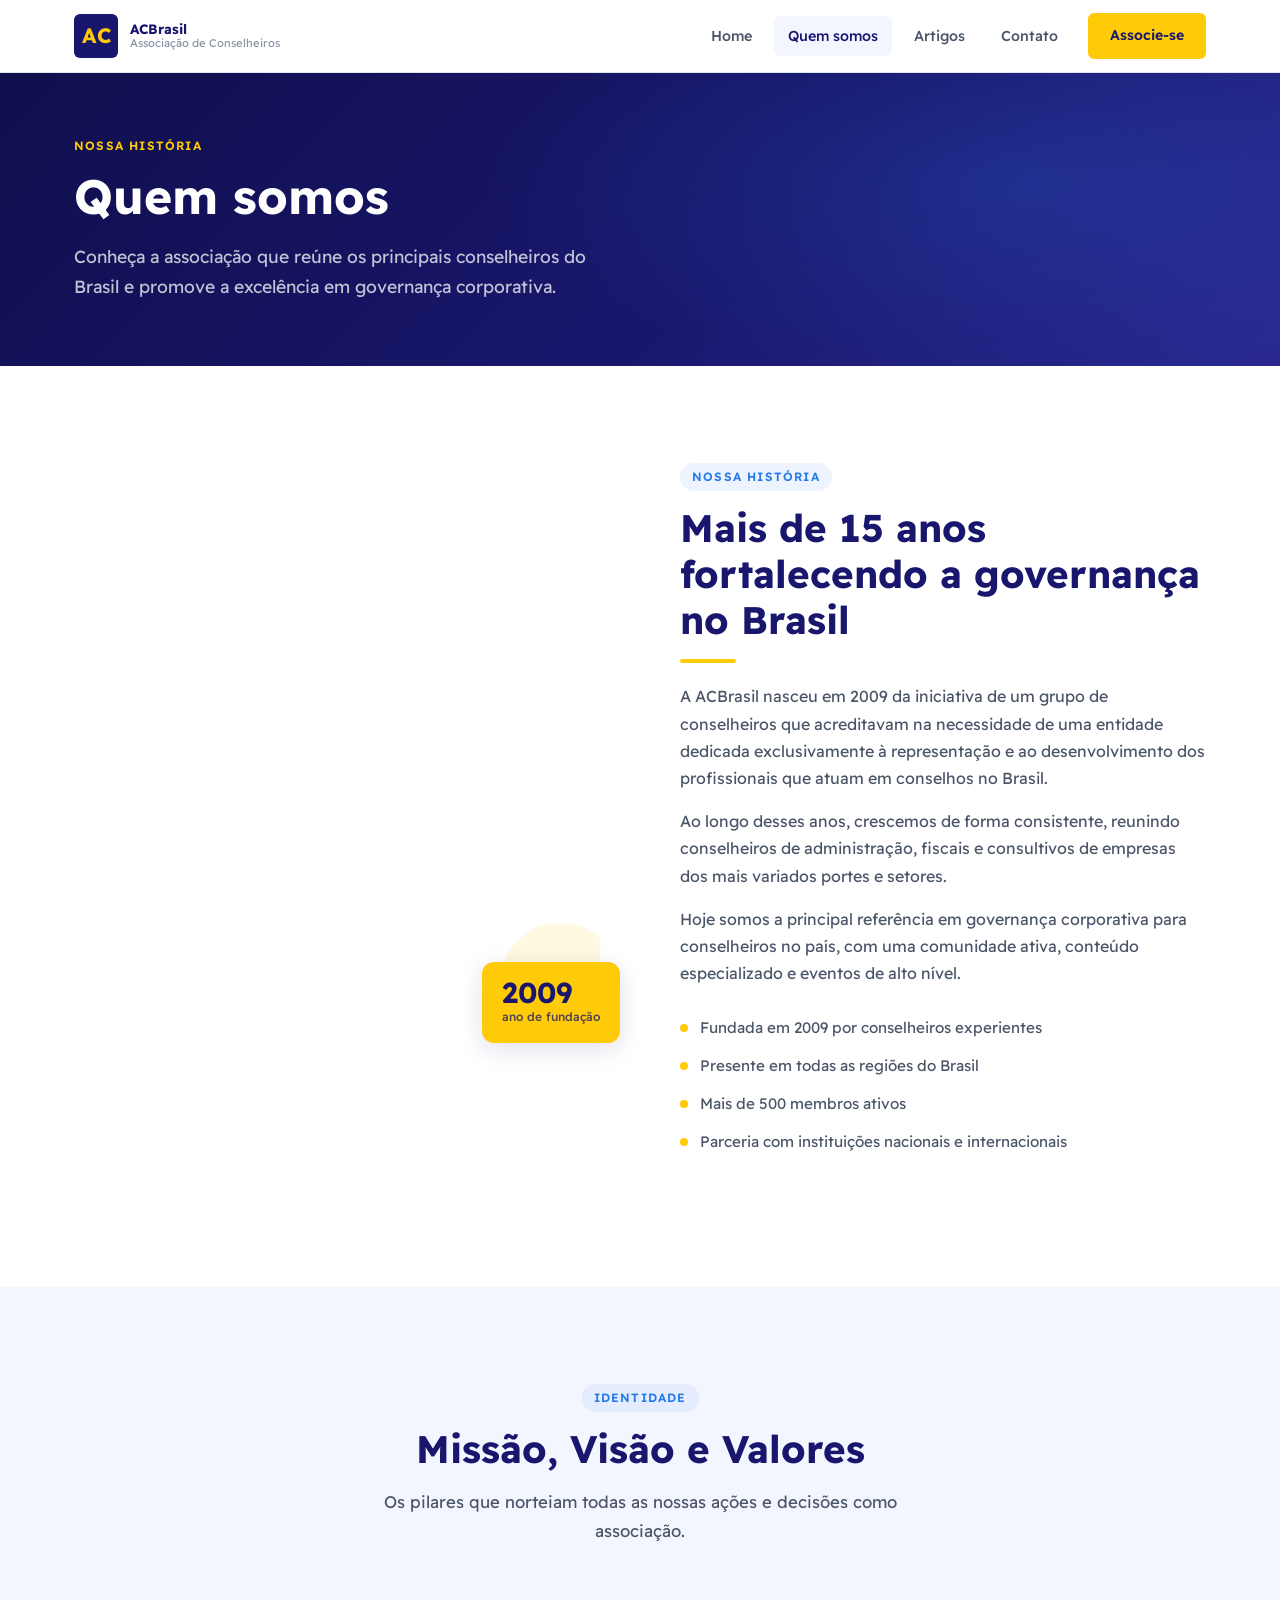
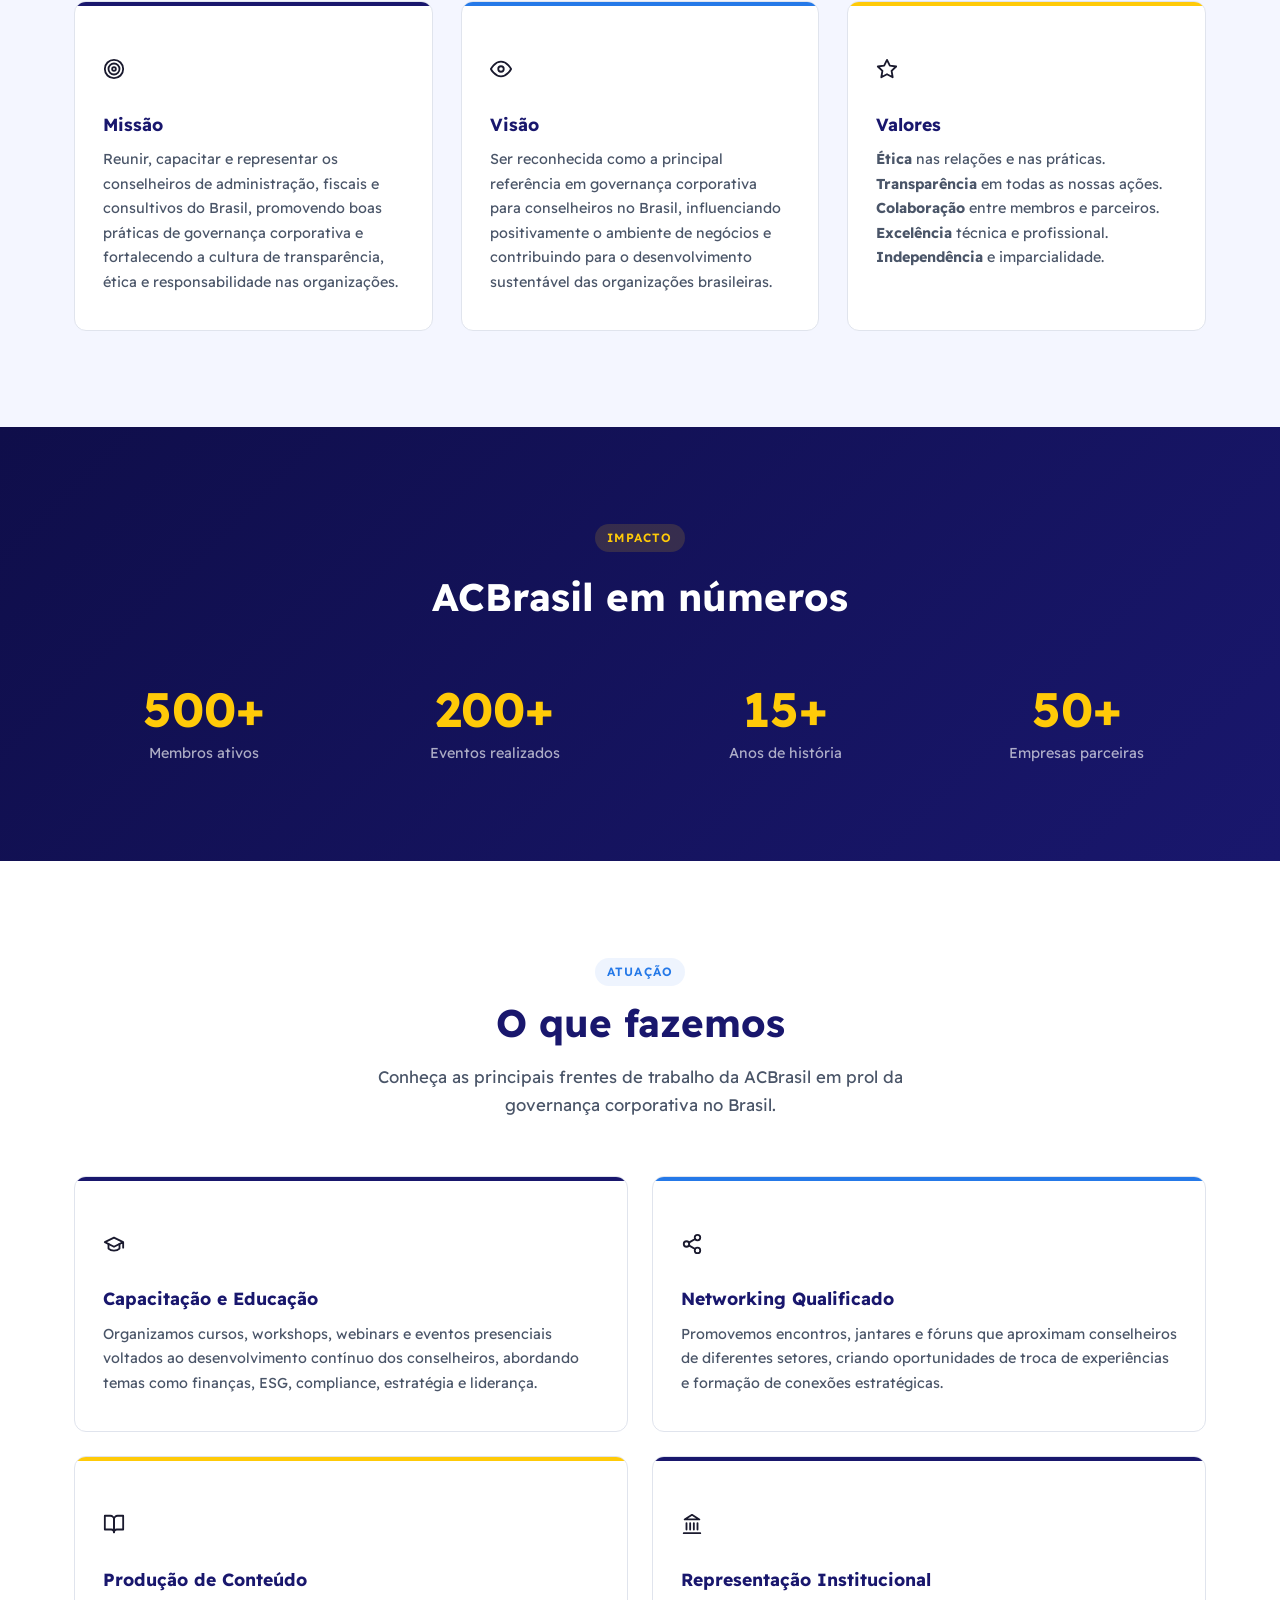
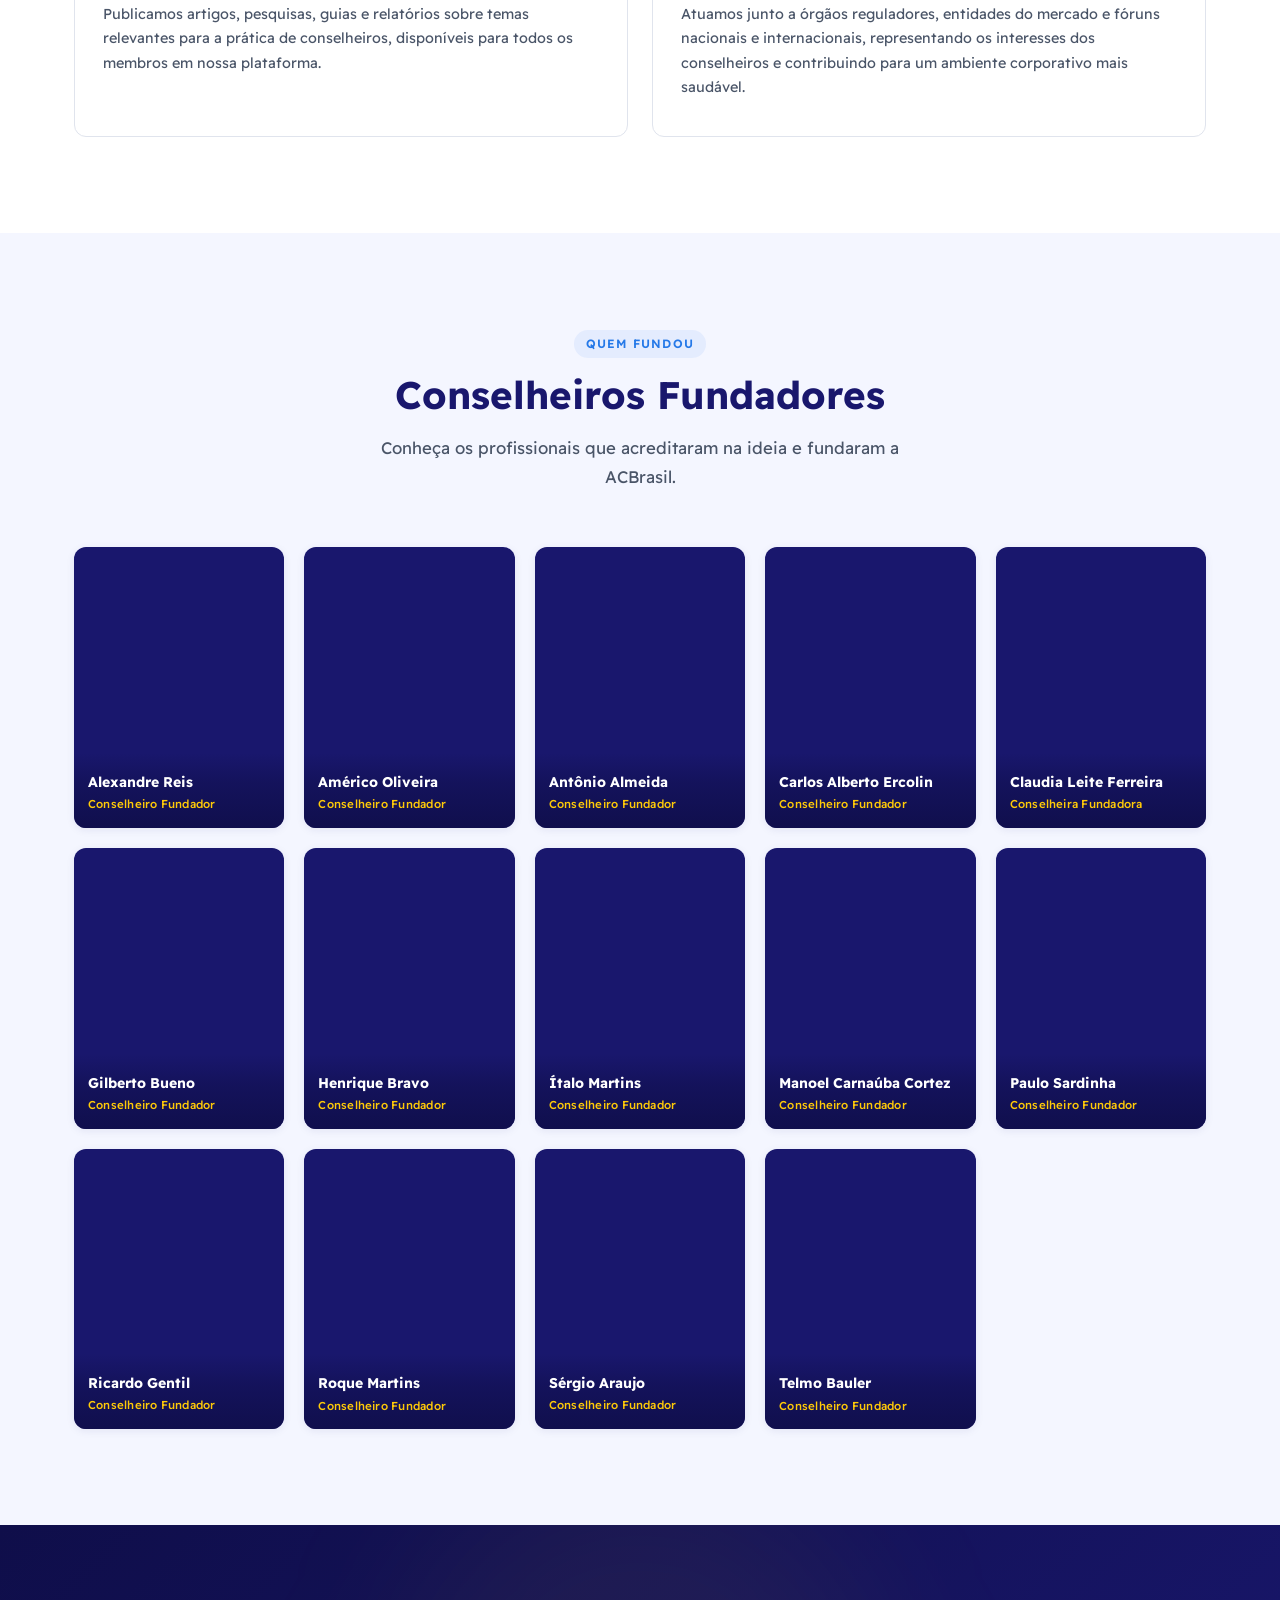
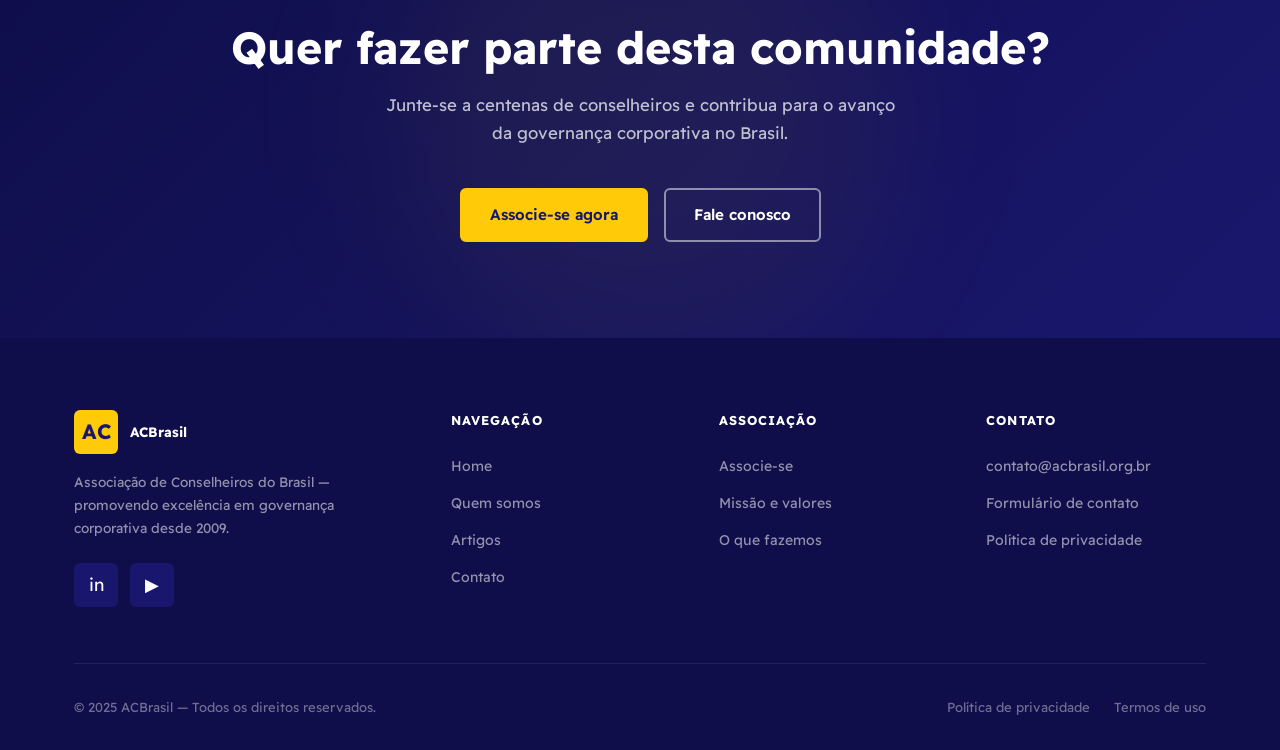
<file: quem-somos.html>
<!DOCTYPE html>
<html lang="pt-BR">
<head>
  <meta charset="UTF-8" />
  <meta name="viewport" content="width=device-width, initial-scale=1.0" />
  <title>Quem Somos — ACBrasil</title>
  <meta name="description" content="Conheça a Associação de Conselheiros do Brasil, nossa missão, visão, valores e equipe." />
  <link rel="stylesheet" href="css/style.css" />
  <link rel="preconnect" href="https://fonts.googleapis.com" />
  <link rel="preconnect" href="https://fonts.gstatic.com" crossorigin />
</head>
<body>

  <!-- ========== NAVBAR ========== -->
  <header class="navbar" id="navbar">
    <div class="container navbar__inner">
      <a href="index.html" class="navbar__logo">
        <div class="navbar__logo-icon">AC</div>
        <div class="navbar__logo-text">
          <span class="navbar__logo-name">ACBrasil</span>
          <span class="navbar__logo-tagline">Associação de Conselheiros</span>
        </div>
      </a>
      <nav class="navbar__nav" id="navMenu">
        <a href="index.html" class="navbar__link">Home</a>
        <a href="quem-somos.html" class="navbar__link active">Quem somos</a>
        <a href="artigos.html" class="navbar__link">Artigos</a>
        <a href="contato.html" class="navbar__link">Contato</a>
        <a href="contato.html#associe-se" class="btn btn-primary navbar__cta">Associe-se</a>
      </nav>
      <button class="navbar__hamburger" id="hamburger" aria-label="Menu">
        <span></span><span></span><span></span>
      </button>
    </div>
  </header>

  <!-- ========== PAGE HERO ========== -->
  <section class="page-hero">
    <div class="container">
      <p class="page-hero__label">Nossa história</p>
      <h1 class="page-hero__title">Quem somos</h1>
      <p class="page-hero__subtitle">
        Conheça a associação que reúne os principais conselheiros do Brasil e promove a excelência em governança corporativa.
      </p>
    </div>
  </section>

  <!-- ========== HISTÓRIA ========== -->
  <section class="section">
    <div class="container">
      <div class="about-grid">
        <div class="about__visual">
          <div class="about__image-bg" style="background-image: url('https://images.unsplash.com/photo-1560439514-4e9645039924?w=800&q=80');"></div>
          <div class="about__badge">
            <div class="about__badge-value">2009</div>
            <div class="about__badge-label">ano de fundação</div>
          </div>
        </div>

        <div class="about__content">
          <span class="section-label">Nossa história</span>
          <h2 class="section-title">Mais de 15 anos fortalecendo a governança no Brasil</h2>
          <div class="divider-accent"></div>
          <p style="color: var(--gray-700); margin-bottom: 16px;">
            A ACBrasil nasceu em 2009 da iniciativa de um grupo de conselheiros que acreditavam
            na necessidade de uma entidade dedicada exclusivamente à representação e ao desenvolvimento
            dos profissionais que atuam em conselhos no Brasil.
          </p>
          <p style="color: var(--gray-700); margin-bottom: 16px;">
            Ao longo desses anos, crescemos de forma consistente, reunindo conselheiros de
            administração, fiscais e consultivos de empresas dos mais variados portes e setores.
          </p>
          <p style="color: var(--gray-700);">
            Hoje somos a principal referência em governança corporativa para conselheiros no país,
            com uma comunidade ativa, conteúdo especializado e eventos de alto nível.
          </p>

          <ul class="about__list" style="margin-top: 28px;">
            <li class="about__list-item">Fundada em 2009 por conselheiros experientes</li>
            <li class="about__list-item">Presente em todas as regiões do Brasil</li>
            <li class="about__list-item">Mais de 500 membros ativos</li>
            <li class="about__list-item">Parceria com instituições nacionais e internacionais</li>
          </ul>
        </div>
      </div>
    </div>
  </section>

  <!-- ========== MISSÃO, VISÃO, VALORES ========== -->
  <section class="section" id="missao" style="background: var(--offwhite);">
    <div class="container">
      <div style="text-align: center; max-width: 600px; margin: 0 auto 16px;">
        <span class="section-label">Identidade</span>
        <h2 class="section-title">Missão, Visão e Valores</h2>
        <p class="section-subtitle" style="margin-inline: auto;">
          Os pilares que norteiam todas as nossas ações e decisões como associação.
        </p>
      </div>

      <div class="mvv-grid">
        <div class="mvv-card">
          <div class="mvv-card__icon"><svg width="22" height="22" viewBox="0 0 24 24" fill="none" stroke="currentColor" stroke-width="2" stroke-linecap="round" stroke-linejoin="round"><circle cx="12" cy="12" r="10"/><circle cx="12" cy="12" r="6"/><circle cx="12" cy="12" r="2"/></svg></div>
          <h3 class="mvv-card__title">Missão</h3>
          <p class="mvv-card__text">
            Reunir, capacitar e representar os conselheiros de administração, fiscais e consultivos do Brasil,
            promovendo boas práticas de governança corporativa e fortalecendo a cultura de transparência,
            ética e responsabilidade nas organizações.
          </p>
        </div>

        <div class="mvv-card">
          <div class="mvv-card__icon"><svg width="22" height="22" viewBox="0 0 24 24" fill="none" stroke="currentColor" stroke-width="2" stroke-linecap="round" stroke-linejoin="round"><path d="M1 12s4-8 11-8 11 8 11 8-4 8-11 8-11-8-11-8z"/><circle cx="12" cy="12" r="3"/></svg></div>
          <h3 class="mvv-card__title">Visão</h3>
          <p class="mvv-card__text">
            Ser reconhecida como a principal referência em governança corporativa para conselheiros no Brasil,
            influenciando positivamente o ambiente de negócios e contribuindo para o desenvolvimento
            sustentável das organizações brasileiras.
          </p>
        </div>

        <div class="mvv-card">
          <div class="mvv-card__icon"><svg width="22" height="22" viewBox="0 0 24 24" fill="none" stroke="currentColor" stroke-width="2" stroke-linecap="round" stroke-linejoin="round"><polygon points="12 2 15.09 8.26 22 9.27 17 14.14 18.18 21.02 12 17.77 5.82 21.02 7 14.14 2 9.27 8.91 8.26 12 2"/></svg></div>
          <h3 class="mvv-card__title">Valores</h3>
          <p class="mvv-card__text">
            <strong>Ética</strong> nas relações e nas práticas. <strong>Transparência</strong> em todas as nossas ações.
            <strong>Colaboração</strong> entre membros e parceiros. <strong>Excelência</strong> técnica e profissional.
            <strong>Independência</strong> e imparcialidade.
          </p>
        </div>
      </div>
    </div>
  </section>

  <!-- ========== NÚMEROS ========== -->
  <section class="section" style="background: linear-gradient(135deg, var(--navy-dark) 0%, var(--navy) 100%); color: white;">
    <div class="container">
      <div style="text-align: center; margin-bottom: 64px;">
        <span class="section-label" style="background: rgba(255,202,8,.15); color: var(--yellow);">Impacto</span>
        <h2 class="section-title" style="color: white; margin-top: 8px;">ACBrasil em números</h2>
      </div>

      <div style="display: grid; grid-template-columns: repeat(4, 1fr); gap: 32px; text-align: center;">
        <div>
          <div style="font-size: 3rem; font-weight: 700; color: var(--yellow); line-height: 1;">500+</div>
          <div style="font-size: .9rem; color: rgba(255,255,255,.65); margin-top: 8px;">Membros ativos</div>
        </div>
        <div>
          <div style="font-size: 3rem; font-weight: 700; color: var(--yellow); line-height: 1;">200+</div>
          <div style="font-size: .9rem; color: rgba(255,255,255,.65); margin-top: 8px;">Eventos realizados</div>
        </div>
        <div>
          <div style="font-size: 3rem; font-weight: 700; color: var(--yellow); line-height: 1;">15+</div>
          <div style="font-size: .9rem; color: rgba(255,255,255,.65); margin-top: 8px;">Anos de história</div>
        </div>
        <div>
          <div style="font-size: 3rem; font-weight: 700; color: var(--yellow); line-height: 1;">50+</div>
          <div style="font-size: .9rem; color: rgba(255,255,255,.65); margin-top: 8px;">Empresas parceiras</div>
        </div>
      </div>
    </div>
  </section>

  <!-- ========== O QUE FAZEMOS ========== -->
  <section class="section" id="equipe">
    <div class="container">
      <div style="text-align: center; max-width: 600px; margin: 0 auto 56px;">
        <span class="section-label">Atuação</span>
        <h2 class="section-title">O que fazemos</h2>
        <p class="section-subtitle" style="margin-inline: auto;">
          Conheça as principais frentes de trabalho da ACBrasil em prol da governança corporativa no Brasil.
        </p>
      </div>

      <div style="display: grid; grid-template-columns: repeat(2, 1fr); gap: 24px;">
        <div class="mvv-card">
          <div class="mvv-card__icon"><svg width="22" height="22" viewBox="0 0 24 24" fill="none" stroke="currentColor" stroke-width="2" stroke-linecap="round" stroke-linejoin="round"><path d="M22 10v6M2 10l10-5 10 5-10 5z"/><path d="M6 12v5c3 3 9 3 12 0v-5"/></svg></div>
          <h3 class="mvv-card__title">Capacitação e Educação</h3>
          <p class="mvv-card__text">
            Organizamos cursos, workshops, webinars e eventos presenciais voltados ao desenvolvimento contínuo
            dos conselheiros, abordando temas como finanças, ESG, compliance, estratégia e liderança.
          </p>
        </div>

        <div class="mvv-card">
          <div class="mvv-card__icon"><svg width="22" height="22" viewBox="0 0 24 24" fill="none" stroke="currentColor" stroke-width="2" stroke-linecap="round" stroke-linejoin="round"><circle cx="18" cy="5" r="3"/><circle cx="6" cy="12" r="3"/><circle cx="18" cy="19" r="3"/><line x1="8.59" y1="13.51" x2="15.42" y2="17.49"/><line x1="15.41" y1="6.51" x2="8.59" y2="10.49"/></svg></div>
          <h3 class="mvv-card__title">Networking Qualificado</h3>
          <p class="mvv-card__text">
            Promovemos encontros, jantares e fóruns que aproximam conselheiros de diferentes setores,
            criando oportunidades de troca de experiências e formação de conexões estratégicas.
          </p>
        </div>

        <div class="mvv-card">
          <div class="mvv-card__icon"><svg width="22" height="22" viewBox="0 0 24 24" fill="none" stroke="currentColor" stroke-width="2" stroke-linecap="round" stroke-linejoin="round"><path d="M2 3h6a4 4 0 0 1 4 4v14a3 3 0 0 0-3-3H2z"/><path d="M22 3h-6a4 4 0 0 0-4 4v14a3 3 0 0 1 3-3h7z"/></svg></div>
          <h3 class="mvv-card__title">Produção de Conteúdo</h3>
          <p class="mvv-card__text">
            Publicamos artigos, pesquisas, guias e relatórios sobre temas relevantes para a prática
            de conselheiros, disponíveis para todos os membros em nossa plataforma.
          </p>
        </div>

        <div class="mvv-card">
          <div class="mvv-card__icon"><svg width="22" height="22" viewBox="0 0 24 24" fill="none" stroke="currentColor" stroke-width="2" stroke-linecap="round" stroke-linejoin="round"><line x1="3" y1="22" x2="21" y2="22"/><line x1="6" y1="18" x2="6" y2="11"/><line x1="10" y1="18" x2="10" y2="11"/><line x1="14" y1="18" x2="14" y2="11"/><line x1="18" y1="18" x2="18" y2="11"/><polygon points="12 2 20 7 4 7"/></svg></div>
          <h3 class="mvv-card__title">Representação Institucional</h3>
          <p class="mvv-card__text">
            Atuamos junto a órgãos reguladores, entidades do mercado e fóruns nacionais e internacionais,
            representando os interesses dos conselheiros e contribuindo para um ambiente corporativo mais saudável.
          </p>
        </div>
      </div>
    </div>
  </section>

  <!-- ========== FUNDADORES ========== -->
  <section class="section" id="fundadores" style="background: var(--offwhite);">
    <div class="container">
      <div style="text-align: center; max-width: 600px; margin: 0 auto 56px;">
        <span class="section-label">Quem fundou</span>
        <h2 class="section-title">Conselheiros Fundadores</h2>
        <p class="section-subtitle" style="margin-inline: auto;">
          Conheça os profissionais que acreditaram na ideia e fundaram a ACBrasil.
        </p>
      </div>

      <div class="founders-grid">

        <div class="founder-card">
          <div class="founder-card__photo" style="background-image: url('https://acbrasil.org.br/cms/wp-content/uploads/2022/08/alexandre-reis.jpg')"></div>
          <div class="founder-card__overlay">
            <div class="founder-card__name">Alexandre Reis</div>
            <div class="founder-card__role">Conselheiro Fundador</div>
          </div>
        </div>

        <div class="founder-card">
          <div class="founder-card__photo" style="background-image: url('https://acbrasil.org.br/cms/wp-content/uploads/2022/08/americo-oliveira.jpg')"></div>
          <div class="founder-card__overlay">
            <div class="founder-card__name">Américo Oliveira</div>
            <div class="founder-card__role">Conselheiro Fundador</div>
          </div>
        </div>

        <div class="founder-card">
          <div class="founder-card__photo" style="background-image: url('https://acbrasil.org.br/cms/wp-content/uploads/2022/08/antonio-almeida.jpg')"></div>
          <div class="founder-card__overlay">
            <div class="founder-card__name">Antônio Almeida</div>
            <div class="founder-card__role">Conselheiro Fundador</div>
          </div>
        </div>

        <div class="founder-card">
          <div class="founder-card__photo" style="background-image: url('https://acbrasil.org.br/cms/wp-content/uploads/2022/08/carlos-ercolin.jpg')"></div>
          <div class="founder-card__overlay">
            <div class="founder-card__name">Carlos Alberto Ercolin</div>
            <div class="founder-card__role">Conselheiro Fundador</div>
          </div>
        </div>

        <div class="founder-card">
          <div class="founder-card__photo" style="background-image: url('https://acbrasil.org.br/cms/wp-content/uploads/2022/08/claudia-leite-1.jpg')"></div>
          <div class="founder-card__overlay">
            <div class="founder-card__name">Claudia Leite Ferreira</div>
            <div class="founder-card__role">Conselheira Fundadora</div>
          </div>
        </div>

        <div class="founder-card">
          <div class="founder-card__photo" style="background-image: url('https://acbrasil.org.br/cms/wp-content/uploads/2022/08/buenogilberto.jpg')"></div>
          <div class="founder-card__overlay">
            <div class="founder-card__name">Gilberto Bueno</div>
            <div class="founder-card__role">Conselheiro Fundador</div>
          </div>
        </div>

        <div class="founder-card">
          <div class="founder-card__photo" style="background-image: url('https://acbrasil.org.br/cms/wp-content/uploads/2022/08/henrique-bravo.jpg')"></div>
          <div class="founder-card__overlay">
            <div class="founder-card__name">Henrique Bravo</div>
            <div class="founder-card__role">Conselheiro Fundador</div>
          </div>
        </div>

        <div class="founder-card">
          <div class="founder-card__photo" style="background-image: url('https://acbrasil.org.br/cms/wp-content/uploads/2022/08/italo-martins.jpg')"></div>
          <div class="founder-card__overlay">
            <div class="founder-card__name">Ítalo Martins</div>
            <div class="founder-card__role">Conselheiro Fundador</div>
          </div>
        </div>

        <div class="founder-card">
          <div class="founder-card__photo" style="background-image: url('https://acbrasil.org.br/cms/wp-content/uploads/2022/08/manuel_carnauba.jpg')"></div>
          <div class="founder-card__overlay">
            <div class="founder-card__name">Manoel Carnaúba Cortez</div>
            <div class="founder-card__role">Conselheiro Fundador</div>
          </div>
        </div>

        <div class="founder-card">
          <div class="founder-card__photo" style="background-image: url('https://acbrasil.org.br/cms/wp-content/uploads/2022/08/paulo-sardinha.jpg')"></div>
          <div class="founder-card__overlay">
            <div class="founder-card__name">Paulo Sardinha</div>
            <div class="founder-card__role">Conselheiro Fundador</div>
          </div>
        </div>

        <div class="founder-card">
          <div class="founder-card__photo" style="background-image: url('https://acbrasil.org.br/cms/wp-content/uploads/2022/08/ricardo-gentil.jpg')"></div>
          <div class="founder-card__overlay">
            <div class="founder-card__name">Ricardo Gentil</div>
            <div class="founder-card__role">Conselheiro Fundador</div>
          </div>
        </div>

        <div class="founder-card">
          <div class="founder-card__photo" style="background-image: url('https://acbrasil.org.br/cms/wp-content/uploads/2022/08/roque-martins.jpg')"></div>
          <div class="founder-card__overlay">
            <div class="founder-card__name">Roque Martins</div>
            <div class="founder-card__role">Conselheiro Fundador</div>
          </div>
        </div>

        <div class="founder-card">
          <div class="founder-card__photo" style="background-image: url('https://acbrasil.org.br/cms/wp-content/uploads/2022/08/sergio_araujo.jpg')"></div>
          <div class="founder-card__overlay">
            <div class="founder-card__name">Sérgio Araujo</div>
            <div class="founder-card__role">Conselheiro Fundador</div>
          </div>
        </div>

        <div class="founder-card">
          <div class="founder-card__photo" style="background-image: url('https://acbrasil.org.br/cms/wp-content/uploads/2022/08/telmo-bauler.jpg')"></div>
          <div class="founder-card__overlay">
            <div class="founder-card__name">Telmo Bauler</div>
            <div class="founder-card__role">Conselheiro Fundador</div>
          </div>
        </div>

      </div>
    </div>
  </section>

  <!-- ========== CTA ========== -->
  <section class="cta-banner">
    <div class="container">
      <h2 class="cta-banner__title">Quer fazer parte desta comunidade?</h2>
      <p class="cta-banner__text">
        Junte-se a centenas de conselheiros e contribua para o avanço da governança corporativa no Brasil.
      </p>
      <div class="cta-banner__actions">
        <a href="contato.html#associe-se" class="btn btn-primary">Associe-se agora</a>
        <a href="contato.html" class="btn btn-secondary">Fale conosco</a>
      </div>
    </div>
  </section>

  <!-- ========== FOOTER ========== -->
  <footer class="footer">
    <div class="container">
      <div class="footer__grid">
        <div>
          <a href="index.html" class="footer__logo">
            <div class="footer__logo-icon">AC</div>
            <span class="footer__logo-text">ACBrasil</span>
          </a>
          <p class="footer__about">Associação de Conselheiros do Brasil — promovendo excelência em governança corporativa desde 2009.</p>
          <div class="social-links">
            <a href="https://linkedin.com/company/associacao-de-conselheiros-do-brasil/" target="_blank" class="social-link" title="LinkedIn">in</a>
            <a href="https://youtube.com/channel/UCvuIeHfW0w8VUCJGOYhfM3g" target="_blank" class="social-link" title="YouTube">▶</a>
          </div>
        </div>
        <div>
          <div class="footer__col-title">Navegação</div>
          <ul class="footer__links">
            <li><a href="index.html">Home</a></li>
            <li><a href="quem-somos.html">Quem somos</a></li>
            <li><a href="artigos.html">Artigos</a></li>
            <li><a href="contato.html">Contato</a></li>
          </ul>
        </div>
        <div>
          <div class="footer__col-title">Associação</div>
          <ul class="footer__links">
            <li><a href="contato.html#associe-se">Associe-se</a></li>
            <li><a href="quem-somos.html#missao">Missão e valores</a></li>
            <li><a href="quem-somos.html#equipe">O que fazemos</a></li>
          </ul>
        </div>
        <div>
          <div class="footer__col-title">Contato</div>
          <ul class="footer__links">
            <li><a href="mailto:contato@acbrasil.org.br">contato@acbrasil.org.br</a></li>
            <li><a href="contato.html">Formulário de contato</a></li>
            <li><a href="#">Política de privacidade</a></li>
          </ul>
        </div>
      </div>
      <div class="footer__bottom">
        <span>© 2025 ACBrasil — Todos os direitos reservados.</span>
        <div class="footer__bottom-links">
          <a href="#">Política de privacidade</a>
          <a href="#">Termos de uso</a>
        </div>
      </div>
    </div>
  </footer>

  <script src="js/main.js"></script>
</body>
</html>
</file>
<file: css/style.css>
/* =============================================
   ACBrasil — Redesign
   Stack: HTML + CSS + JS Puro
   ============================================= */

@import url('https://fonts.googleapis.com/css2?family=Readex+Pro:wght@300;400;500;600;700&display=swap');

/* ---------- Reset & Base ---------- */
*, *::before, *::after {
  box-sizing: border-box;
  margin: 0;
  padding: 0;
}

:root {
  --navy:      #19176d;
  --navy-dark: #0f0e4a;
  --navy-light:#2a2890;
  --yellow:    #FFCA08;
  --yellow-dk: #e6b600;
  --blue:      #2579e8;
  --blue-lt:   #509CFF;
  --white:     #ffffff;
  --offwhite:  #f4f6ff;
  --gray-100:  #f0f2f5;
  --gray-200:  #e0e4ed;
  --gray-500:  #8892a4;
  --gray-700:  #4a5568;
  --text:      #1a1a2e;

  --radius-sm: 6px;
  --radius-md: 12px;
  --radius-lg: 20px;
  --shadow-sm: 0 2px 8px rgba(25,23,109,.08);
  --shadow-md: 0 6px 24px rgba(25,23,109,.13);
  --shadow-lg: 0 16px 48px rgba(25,23,109,.18);

  --transition: .25s ease;
  --max-w: 1180px;
}

html { scroll-behavior: smooth; }

body {
  font-family: 'Readex Pro', sans-serif;
  font-size: 16px;
  line-height: 1.7;
  color: var(--text);
  background: var(--white);
  -webkit-font-smoothing: antialiased;
}

img { max-width: 100%; display: block; }
a { color: inherit; text-decoration: none; }
ul { list-style: none; }

/* ---------- Containers ---------- */
.container {
  width: 100%;
  max-width: var(--max-w);
  margin-inline: auto;
  padding-inline: 24px;
}

.section { padding-block: 96px; }
.section--sm { padding-block: 64px; }
.section--lg { padding-block: 128px; }

/* ---------- Typography ---------- */
h1, h2, h3, h4 {
  font-weight: 700;
  line-height: 1.2;
  color: var(--navy);
}

.section-label {
  display: inline-block;
  font-size: .75rem;
  font-weight: 600;
  letter-spacing: .1em;
  text-transform: uppercase;
  color: var(--blue);
  background: rgba(37,121,232,.08);
  padding: 4px 12px;
  border-radius: 100px;
  margin-bottom: 14px;
}

.section-title {
  font-size: clamp(1.6rem, 3vw, 2.4rem);
  margin-bottom: 16px;
}

.section-subtitle {
  font-size: 1.05rem;
  color: var(--gray-700);
  max-width: 560px;
}

/* ---------- Buttons ---------- */
.btn {
  display: inline-flex;
  align-items: center;
  gap: 8px;
  padding: 12px 28px;
  border-radius: var(--radius-sm);
  font-family: inherit;
  font-size: .95rem;
  font-weight: 600;
  cursor: pointer;
  border: 2px solid transparent;
  transition: all var(--transition);
  text-decoration: none;
}

.btn-primary {
  background: var(--yellow);
  color: var(--navy);
  border-color: var(--yellow);
}
.btn-primary:hover {
  background: var(--yellow-dk);
  border-color: var(--yellow-dk);
  transform: translateY(-2px);
  box-shadow: 0 8px 24px rgba(255,202,8,.35);
}

.btn-secondary {
  background: transparent;
  color: var(--white);
  border-color: rgba(255,255,255,.5);
}
.btn-secondary:hover {
  background: rgba(255,255,255,.1);
  border-color: var(--white);
}

.btn-outline {
  background: transparent;
  color: var(--navy);
  border-color: var(--navy);
}
.btn-outline:hover {
  background: var(--navy);
  color: var(--white);
}

.btn-blue {
  background: var(--blue);
  color: var(--white);
  border-color: var(--blue);
}
.btn-blue:hover {
  background: #1a65cc;
  transform: translateY(-2px);
  box-shadow: 0 8px 24px rgba(37,121,232,.35);
}

/* ---------- Navbar ---------- */
.navbar {
  position: fixed;
  top: 0; left: 0; right: 0;
  z-index: 1000;
  background: var(--white);
  border-bottom: 1px solid var(--gray-200);
  transition: box-shadow var(--transition);
}

.navbar.scrolled {
  box-shadow: var(--shadow-md);
}

.navbar__inner {
  display: flex;
  align-items: center;
  justify-content: space-between;
  height: 72px;
}

.navbar__logo {
  display: flex;
  align-items: center;
  gap: 12px;
  text-decoration: none;
}

.navbar__logo-icon {
  width: 44px;
  height: 44px;
  background: var(--navy);
  border-radius: var(--radius-sm);
  display: flex;
  align-items: center;
  justify-content: center;
  font-size: 1.3rem;
  font-weight: 700;
  color: var(--yellow);
  letter-spacing: -.5px;
  flex-shrink: 0;
}

.navbar__logo-text {
  display: flex;
  flex-direction: column;
  line-height: 1.2;
}

.navbar__logo-name {
  font-size: .85rem;
  font-weight: 700;
  color: var(--navy);
}

.navbar__logo-tagline {
  font-size: .7rem;
  color: var(--gray-500);
  font-weight: 400;
}

.navbar__nav {
  display: flex;
  align-items: center;
  gap: 8px;
}

.navbar__link {
  font-size: .9rem;
  font-weight: 500;
  color: var(--gray-700);
  padding: 8px 14px;
  border-radius: var(--radius-sm);
  transition: all var(--transition);
  text-decoration: none;
}

.navbar__link:hover,
.navbar__link.active {
  color: var(--navy);
  background: var(--offwhite);
}

.navbar__cta {
  margin-left: 8px;
  padding: 9px 20px;
  font-size: .88rem;
}

.navbar__hamburger {
  display: none;
  flex-direction: column;
  gap: 5px;
  cursor: pointer;
  padding: 8px;
  background: none;
  border: none;
}

.navbar__hamburger span {
  display: block;
  width: 24px;
  height: 2px;
  background: var(--navy);
  border-radius: 2px;
  transition: all var(--transition);
}

.navbar__hamburger.open span:nth-child(1) { transform: translateY(7px) rotate(45deg); }
.navbar__hamburger.open span:nth-child(2) { opacity: 0; }
.navbar__hamburger.open span:nth-child(3) { transform: translateY(-7px) rotate(-45deg); }

/* ---------- Page Hero (subpages) ---------- */
.page-hero {
  background: linear-gradient(135deg, var(--navy-dark) 0%, var(--navy) 60%, var(--navy-light) 100%);
  padding-top: calc(72px + 64px);
  padding-bottom: 64px;
  position: relative;
  overflow: hidden;
}

.page-hero::before {
  content: '';
  position: absolute;
  inset: 0;
  background: radial-gradient(ellipse 60% 80% at 80% 50%, rgba(37,121,232,.2) 0%, transparent 70%);
}

.page-hero .container { position: relative; }

.page-hero__label {
  font-size: .75rem;
  font-weight: 600;
  letter-spacing: .1em;
  text-transform: uppercase;
  color: var(--yellow);
  margin-bottom: 12px;
}

.page-hero__title {
  font-size: clamp(2rem, 4vw, 3rem);
  color: var(--white);
  margin-bottom: 16px;
}

.page-hero__subtitle {
  font-size: 1.1rem;
  color: rgba(255,255,255,.75);
  max-width: 560px;
}

/* ---------- Hero (home) ---------- */
.hero {
  min-height: 100vh;
  background: linear-gradient(135deg, var(--navy-dark) 0%, var(--navy) 55%, var(--navy-light) 100%);
  display: flex;
  align-items: center;
  padding-top: 72px;
  position: relative;
  overflow: hidden;
}

.hero::before {
  content: '';
  position: absolute;
  inset: 0;
  background:
    radial-gradient(ellipse 50% 70% at 80% 40%, rgba(37,121,232,.25) 0%, transparent 70%),
    radial-gradient(ellipse 30% 40% at 20% 80%, rgba(255,202,8,.08) 0%, transparent 60%);
}

.hero::after {
  content: '';
  position: absolute;
  top: -120px; right: -120px;
  width: 500px; height: 500px;
  border-radius: 50%;
  background: rgba(255,202,8,.05);
  filter: blur(60px);
}

.hero .container {
  position: relative;
  display: grid;
  grid-template-columns: 1fr 1fr;
  gap: 64px;
  align-items: center;
  padding-block: 80px;
}

.hero__label {
  display: inline-flex;
  align-items: center;
  gap: 8px;
  font-size: .78rem;
  font-weight: 600;
  letter-spacing: .1em;
  text-transform: uppercase;
  color: var(--yellow);
  margin-bottom: 20px;
}

.hero__label::before {
  content: '';
  display: block;
  width: 24px;
  height: 2px;
  background: var(--yellow);
  border-radius: 2px;
}

.hero__title {
  font-size: clamp(2.2rem, 4.5vw, 3.6rem);
  color: var(--white);
  margin-bottom: 24px;
  line-height: 1.15;
}

.hero__title span {
  color: var(--yellow);
}

.hero__subtitle {
  font-size: 1.1rem;
  color: rgba(255,255,255,.78);
  max-width: 480px;
  margin-bottom: 40px;
}

.hero__actions {
  display: flex;
  gap: 16px;
  flex-wrap: wrap;
}

.hero__stats {
  display: grid;
  grid-template-columns: repeat(3, 1fr);
  gap: 24px;
  margin-top: 56px;
  padding-top: 40px;
  border-top: 1px solid rgba(255,255,255,.12);
}

.hero__stat-value {
  font-size: 2rem;
  font-weight: 700;
  color: var(--yellow);
  line-height: 1;
}

.hero__stat-label {
  font-size: .8rem;
  color: rgba(255,255,255,.6);
  margin-top: 4px;
}

.hero__visual {
  display: flex;
  justify-content: center;
  align-items: center;
}

.hero__card-stack {
  position: relative;
  width: 380px;
  height: 460px;
  isolation: isolate;
}

.hero__card {
  position: absolute;
  background: rgba(255,255,255,.07);
  backdrop-filter: blur(12px);
  border: 1px solid rgba(255,255,255,.12);
  border-radius: var(--radius-lg);
  padding: 28px;
  color: var(--white);
  transition: transform .4s ease;
}

.hero__card--main {
  width: 280px;
  left: 50%;
  top: 50%;
  transform: translate(-50%, -50%);
  background: rgba(255,255,255,.12);
  z-index: 3;
}

.hero__card--back1 {
  width: 240px;
  left: 68%;
  top: 28%;
  transform: translate(-50%, 0) rotate(8deg);
  background: rgba(37,121,232,.25);
  border-color: rgba(255,255,255,.15);
  z-index: 2;
}

.hero__card--back2 {
  width: 230px;
  left: 32%;
  top: 62%;
  transform: translate(-50%, 0) rotate(-6deg);
  background: rgba(255,202,8,.12);
  border-color: rgba(255,202,8,.2);
  z-index: 2;
}

.hero__card-icon {
  width: 48px;
  height: 48px;
  background: var(--yellow);
  border-radius: var(--radius-sm);
  display: flex;
  align-items: center;
  justify-content: center;
  font-size: 1.4rem;
  margin-bottom: 16px;
}

.hero__card-title {
  font-size: 1rem;
  font-weight: 600;
  margin-bottom: 8px;
  color: var(--white);
}

.hero__card-text {
  font-size: .85rem;
  color: rgba(255,255,255,.65);
  line-height: 1.5;
}

/* ---------- Highlights Strip ---------- */
.highlights {
  background: var(--offwhite);
  padding-block: 56px;
}

.highlights__grid {
  display: grid;
  grid-template-columns: repeat(4, 1fr);
  gap: 24px;
}

.highlight-card {
  background: var(--white);
  border-radius: var(--radius-md);
  padding: 28px 24px;
  display: flex;
  gap: 16px;
  align-items: flex-start;
  box-shadow: var(--shadow-sm);
  transition: transform var(--transition), box-shadow var(--transition);
}

.highlight-card:hover {
  transform: translateY(-4px);
  box-shadow: var(--shadow-md);
}

.highlight-card__icon {
  font-size: 1.8rem;
  flex-shrink: 0;
  width: 48px;
  height: 48px;
  display: flex;
  align-items: center;
  justify-content: center;
  background: rgba(25,23,109,.06);
  border-radius: var(--radius-sm);
}

.highlight-card__title {
  font-size: .95rem;
  font-weight: 600;
  color: var(--navy);
  margin-bottom: 4px;
}

.highlight-card__text {
  font-size: .82rem;
  color: var(--gray-500);
  line-height: 1.5;
}

/* ---------- About Section ---------- */
.about-grid {
  display: grid;
  grid-template-columns: 1fr 1fr;
  gap: 80px;
  align-items: center;
}

.about__visual {
  position: relative;
}

.about__image-bg {
  width: 100%;
  aspect-ratio: 4/3;
  background: linear-gradient(135deg, var(--navy) 0%, var(--navy-light) 100%);
  background-size: cover;
  background-position: center;
  border-radius: var(--radius-lg);
  display: flex;
  align-items: center;
  justify-content: center;
  font-size: 5rem;
  position: relative;
  overflow: hidden;
}

.about__image-bg::after {
  content: '';
  position: absolute;
  bottom: -20px; right: -20px;
  width: 120px; height: 120px;
  border-radius: 50%;
  background: var(--yellow);
  opacity: .12;
}

.about__badge {
  position: absolute;
  bottom: -20px;
  right: -20px;
  background: var(--yellow);
  border-radius: var(--radius-md);
  padding: 16px 20px;
  box-shadow: var(--shadow-md);
}

.about__badge-value {
  font-size: 1.8rem;
  font-weight: 700;
  color: var(--navy);
  line-height: 1;
}

.about__badge-label {
  font-size: .75rem;
  color: var(--navy);
  font-weight: 500;
  opacity: .75;
}

.about__content { }

.about__list {
  margin-top: 24px;
  margin-bottom: 36px;
  display: flex;
  flex-direction: column;
  gap: 12px;
}

.about__list-item {
  display: flex;
  align-items: center;
  gap: 12px;
  font-size: .95rem;
  color: var(--gray-700);
}

.about__list-item::before {
  content: '';
  display: block;
  width: 8px;
  height: 8px;
  min-width: 8px;
  background: var(--yellow);
  border-radius: 50%;
}

/* ---------- MVV Cards ---------- */
.mvv-grid {
  display: grid;
  grid-template-columns: repeat(3, 1fr);
  gap: 28px;
  margin-top: 56px;
}

.mvv-card {
  background: var(--white);
  border-radius: var(--radius-md);
  padding: 36px 28px;
  border: 1px solid var(--gray-200);
  transition: all var(--transition);
  position: relative;
  overflow: hidden;
}

.mvv-card::before {
  content: '';
  position: absolute;
  top: 0; left: 0; right: 0;
  height: 4px;
  background: var(--navy);
}

.mvv-card:nth-child(2)::before { background: var(--blue); }
.mvv-card:nth-child(3)::before { background: var(--yellow); }

.mvv-card:hover {
  transform: translateY(-6px);
  box-shadow: var(--shadow-lg);
}

.mvv-card__icon {
  font-size: 2.2rem;
  margin-bottom: 16px;
}

.mvv-card__title {
  font-size: 1.1rem;
  font-weight: 700;
  color: var(--navy);
  margin-bottom: 12px;
}

.mvv-card__text {
  font-size: .9rem;
  color: var(--gray-700);
  line-height: 1.7;
}

/* ---------- Articles Grid ---------- */
.articles-grid {
  display: grid;
  grid-template-columns: repeat(3, 1fr);
  gap: 28px;
}

.article-card {
  background: var(--white);
  border-radius: var(--radius-md);
  overflow: hidden;
  border: 1px solid var(--gray-200);
  transition: all var(--transition);
  display: flex;
  flex-direction: column;
}

.article-card:hover {
  transform: translateY(-4px);
  box-shadow: var(--shadow-md);
}

.article-card__thumb {
  height: 180px;
  background: linear-gradient(135deg, var(--navy) 0%, var(--blue) 100%);
  background-size: cover;
  background-position: center;
  display: flex;
  align-items: flex-end;
  justify-content: flex-start;
  font-size: 3rem;
  position: relative;
  overflow: hidden;
}

.article-card__thumb::after {
  content: '';
  position: absolute;
  inset: 0;
  background: linear-gradient(to bottom, transparent 50%, rgba(0,0,0,.3));
}

.article-card__category {
  position: absolute;
  bottom: 12px;
  left: 16px;
  background: var(--yellow);
  color: var(--navy);
  font-size: .7rem;
  font-weight: 700;
  letter-spacing: .05em;
  text-transform: uppercase;
  padding: 3px 10px;
  border-radius: 100px;
  z-index: 1;
}

.article-card__body {
  padding: 24px;
  flex: 1;
  display: flex;
  flex-direction: column;
}

.article-card__meta {
  font-size: .78rem;
  color: var(--gray-500);
  margin-bottom: 10px;
  display: flex;
  align-items: center;
  gap: 8px;
}

.article-card__meta span::before {
  content: '·';
  margin-right: 8px;
}
.article-card__meta span:first-child::before { content: ''; margin: 0; }

.article-card__title {
  font-size: 1rem;
  font-weight: 600;
  color: var(--navy);
  margin-bottom: 10px;
  line-height: 1.4;
}

.article-card__excerpt {
  font-size: .85rem;
  color: var(--gray-700);
  line-height: 1.6;
  flex: 1;
}

.article-card__link {
  margin-top: 16px;
  font-size: .85rem;
  font-weight: 600;
  color: var(--blue);
  display: inline-flex;
  align-items: center;
  gap: 6px;
  transition: gap var(--transition);
}

.article-card__link:hover { gap: 10px; }

/* ---------- Categories filter ---------- */
.categories-filter {
  display: flex;
  gap: 10px;
  flex-wrap: wrap;
  margin-bottom: 40px;
}

.cat-btn {
  padding: 7px 18px;
  border-radius: 100px;
  font-size: .85rem;
  font-weight: 500;
  border: 1.5px solid var(--gray-200);
  background: var(--white);
  color: var(--gray-700);
  cursor: pointer;
  transition: all var(--transition);
}

.cat-btn:hover, .cat-btn.active {
  background: var(--navy);
  color: var(--white);
  border-color: var(--navy);
}

/* ---------- CTA Banner ---------- */
.cta-banner {
  background: linear-gradient(135deg, var(--navy-dark) 0%, var(--navy) 100%);
  padding-block: 96px;
  text-align: center;
  position: relative;
  overflow: hidden;
}

.cta-banner::before {
  content: '';
  position: absolute;
  top: -60px; left: 50%;
  transform: translateX(-50%);
  width: 500px; height: 500px;
  border-radius: 50%;
  background: rgba(255,202,8,.05);
  filter: blur(80px);
}

.cta-banner .container { position: relative; }

.cta-banner__title {
  font-size: clamp(1.8rem, 3.5vw, 2.8rem);
  color: var(--white);
  margin-bottom: 16px;
}

.cta-banner__text {
  font-size: 1.05rem;
  color: rgba(255,255,255,.72);
  max-width: 520px;
  margin-inline: auto;
  margin-bottom: 40px;
}

.cta-banner__actions {
  display: flex;
  gap: 16px;
  justify-content: center;
  flex-wrap: wrap;
}

/* ---------- Contact ---------- */
.contact-grid {
  display: grid;
  grid-template-columns: 1fr 1.5fr;
  gap: 64px;
  align-items: start;
}

.contact-info__title {
  font-size: 1.4rem;
  font-weight: 700;
  color: var(--navy);
  margin-bottom: 16px;
}

.contact-info__text {
  font-size: .95rem;
  color: var(--gray-700);
  margin-bottom: 36px;
  line-height: 1.7;
}

.contact-channels {
  display: flex;
  flex-direction: column;
  gap: 20px;
  margin-bottom: 36px;
}

.contact-channel {
  display: flex;
  gap: 14px;
  align-items: center;
}

.contact-channel__icon {
  width: 44px;
  height: 44px;
  background: var(--offwhite);
  border-radius: var(--radius-sm);
  display: flex;
  align-items: center;
  justify-content: center;
  font-size: 1.2rem;
  flex-shrink: 0;
}

.contact-channel__label {
  font-size: .8rem;
  color: var(--gray-500);
  font-weight: 500;
  margin-bottom: 2px;
}

.contact-channel__value {
  font-size: .95rem;
  font-weight: 600;
  color: var(--navy);
}

.social-links {
  display: flex;
  gap: 12px;
}

.social-link {
  width: 44px;
  height: 44px;
  border-radius: var(--radius-sm);
  background: var(--navy);
  color: var(--white);
  display: flex;
  align-items: center;
  justify-content: center;
  font-size: 1.1rem;
  text-decoration: none;
  transition: all var(--transition);
}

.social-link:hover {
  background: var(--blue);
  transform: translateY(-3px);
}

/* ---------- Form ---------- */
.form-card {
  background: var(--white);
  border-radius: var(--radius-lg);
  padding: 40px;
  box-shadow: var(--shadow-md);
  border: 1px solid var(--gray-200);
}

.form-card__title {
  font-size: 1.2rem;
  font-weight: 700;
  color: var(--navy);
  margin-bottom: 28px;
  padding-bottom: 20px;
  border-bottom: 1px solid var(--gray-200);
}

.form-group {
  margin-bottom: 20px;
}

.form-label {
  display: block;
  font-size: .85rem;
  font-weight: 600;
  color: var(--navy);
  margin-bottom: 8px;
}

.form-control {
  width: 100%;
  padding: 12px 16px;
  border: 1.5px solid var(--gray-200);
  border-radius: var(--radius-sm);
  font-family: inherit;
  font-size: .95rem;
  color: var(--text);
  background: var(--white);
  transition: border-color var(--transition), box-shadow var(--transition);
  outline: none;
}

.form-control:focus {
  border-color: var(--blue);
  box-shadow: 0 0 0 3px rgba(37,121,232,.1);
}

textarea.form-control {
  resize: vertical;
  min-height: 120px;
}

.form-row {
  display: grid;
  grid-template-columns: 1fr 1fr;
  gap: 16px;
}

/* ---------- Footer ---------- */
.footer {
  background: var(--navy-dark);
  color: rgba(255,255,255,.75);
  padding-top: 72px;
  padding-bottom: 32px;
}

.footer__grid {
  display: grid;
  grid-template-columns: 1.5fr 1fr 1fr 1fr;
  gap: 48px;
  padding-bottom: 56px;
  border-bottom: 1px solid rgba(255,255,255,.08);
}

.footer__logo {
  display: flex;
  align-items: center;
  gap: 12px;
  margin-bottom: 16px;
  text-decoration: none;
}

.footer__logo-icon {
  width: 44px;
  height: 44px;
  background: var(--yellow);
  border-radius: var(--radius-sm);
  display: flex;
  align-items: center;
  justify-content: center;
  font-size: 1.3rem;
  font-weight: 700;
  color: var(--navy);
}

.footer__logo-text {
  font-size: .85rem;
  font-weight: 700;
  color: var(--white);
}

.footer__about {
  font-size: .85rem;
  line-height: 1.7;
  margin-bottom: 24px;
  color: rgba(255,255,255,.55);
}

.footer__col-title {
  font-size: .8rem;
  font-weight: 700;
  letter-spacing: .08em;
  text-transform: uppercase;
  color: var(--white);
  margin-bottom: 20px;
}

.footer__links {
  display: flex;
  flex-direction: column;
  gap: 10px;
}

.footer__links a {
  font-size: .88rem;
  color: rgba(255,255,255,.55);
  text-decoration: none;
  transition: color var(--transition);
}

.footer__links a:hover { color: var(--yellow); }

.footer__bottom {
  display: flex;
  align-items: center;
  justify-content: space-between;
  padding-top: 32px;
  font-size: .82rem;
  color: rgba(255,255,255,.4);
}

.footer__bottom-links {
  display: flex;
  gap: 24px;
}

.footer__bottom-links a {
  color: rgba(255,255,255,.4);
  text-decoration: none;
  transition: color var(--transition);
}

.footer__bottom-links a:hover { color: var(--yellow); }

/* ---------- Divider accent ---------- */
.divider-accent {
  width: 56px;
  height: 4px;
  background: var(--yellow);
  border-radius: 2px;
  margin-bottom: 20px;
}

/* ---------- Pagination ---------- */
.pagination {
  display: flex;
  gap: 8px;
  justify-content: center;
  margin-top: 56px;
}

.page-btn {
  width: 42px;
  height: 42px;
  border-radius: var(--radius-sm);
  border: 1.5px solid var(--gray-200);
  background: var(--white);
  color: var(--gray-700);
  font-size: .9rem;
  font-weight: 600;
  cursor: pointer;
  display: flex;
  align-items: center;
  justify-content: center;
  transition: all var(--transition);
  font-family: inherit;
}

.page-btn:hover, .page-btn.active {
  background: var(--navy);
  color: var(--white);
  border-color: var(--navy);
}

/* ---------- Founders Grid ---------- */
.founders-grid {
  display: grid;
  grid-template-columns: repeat(5, 1fr);
  gap: 20px;
}

.founder-card {
  position: relative;
  border-radius: var(--radius-md);
  overflow: hidden;
  aspect-ratio: 3/4;
  cursor: default;
  box-shadow: var(--shadow-sm);
  transition: transform var(--transition), box-shadow var(--transition);
}

.founder-card:hover {
  transform: translateY(-6px);
  box-shadow: var(--shadow-lg);
}

.founder-card__photo {
  width: 100%;
  height: 100%;
  background-size: cover;
  background-position: center top;
  background-color: var(--navy);
  transition: transform .4s ease;
}

.founder-card:hover .founder-card__photo {
  transform: scale(1.05);
}

.founder-card__overlay {
  position: absolute;
  bottom: 0; left: 0; right: 0;
  background: linear-gradient(to top, rgba(15,14,74,.92) 0%, rgba(15,14,74,.5) 60%, transparent 100%);
  padding: 20px 14px 14px;
  transition: padding var(--transition);
}

.founder-card:hover .founder-card__overlay {
  padding-bottom: 18px;
}

.founder-card__name {
  font-size: .88rem;
  font-weight: 700;
  color: var(--white);
  line-height: 1.3;
  margin-bottom: 3px;
}

.founder-card__role {
  font-size: .72rem;
  color: var(--yellow);
  font-weight: 500;
  letter-spacing: .02em;
}

@media (max-width: 1024px) {
  .founders-grid { grid-template-columns: repeat(4, 1fr); }
}

@media (max-width: 768px) {
  .founders-grid { grid-template-columns: repeat(3, 1fr); gap: 12px; }
}

@media (max-width: 480px) {
  .founders-grid { grid-template-columns: repeat(2, 1fr); }
}

/* ---------- Animações ---------- */
@keyframes fadeIn {
  from { opacity: 0; transform: translateY(12px); }
  to   { opacity: 1; transform: translateY(0); }
}

.fade-up {
  opacity: 0;
  transform: translateY(24px);
  transition: opacity .5s ease, transform .5s ease;
}

.fade-up.visible {
  opacity: 1;
  transform: translateY(0);
}

/* ---------- Responsive ---------- */
@media (max-width: 1024px) {
  .highlights__grid { grid-template-columns: repeat(2, 1fr); }
  .hero .container { grid-template-columns: 1fr; }
  .hero__visual { display: none; }
  .about-grid { grid-template-columns: 1fr; gap: 40px; }
  .mvv-grid { grid-template-columns: 1fr 1fr; }
  .footer__grid { grid-template-columns: 1fr 1fr; }
}

@media (max-width: 768px) {
  .section { padding-block: 64px; }
  .navbar__nav, .navbar__cta { display: none; }
  .navbar__hamburger { display: flex; }
  .navbar__nav.open {
    display: flex;
    flex-direction: column;
    position: absolute;
    top: 72px; left: 0; right: 0;
    background: var(--white);
    padding: 16px;
    box-shadow: var(--shadow-md);
    border-top: 1px solid var(--gray-200);
    gap: 4px;
  }
  .navbar__nav.open .navbar__cta { display: flex; }
  .articles-grid { grid-template-columns: 1fr; }
  .mvv-grid { grid-template-columns: 1fr; }
  .contact-grid { grid-template-columns: 1fr; }
  .footer__grid { grid-template-columns: 1fr; gap: 32px; }
  .footer__bottom { flex-direction: column; gap: 12px; text-align: center; }
  .hero__stats { grid-template-columns: 1fr; gap: 16px; }
  .highlights__grid { grid-template-columns: 1fr; }
  .form-row { grid-template-columns: 1fr; }
  .hero__actions { flex-direction: column; }
}
</file>
